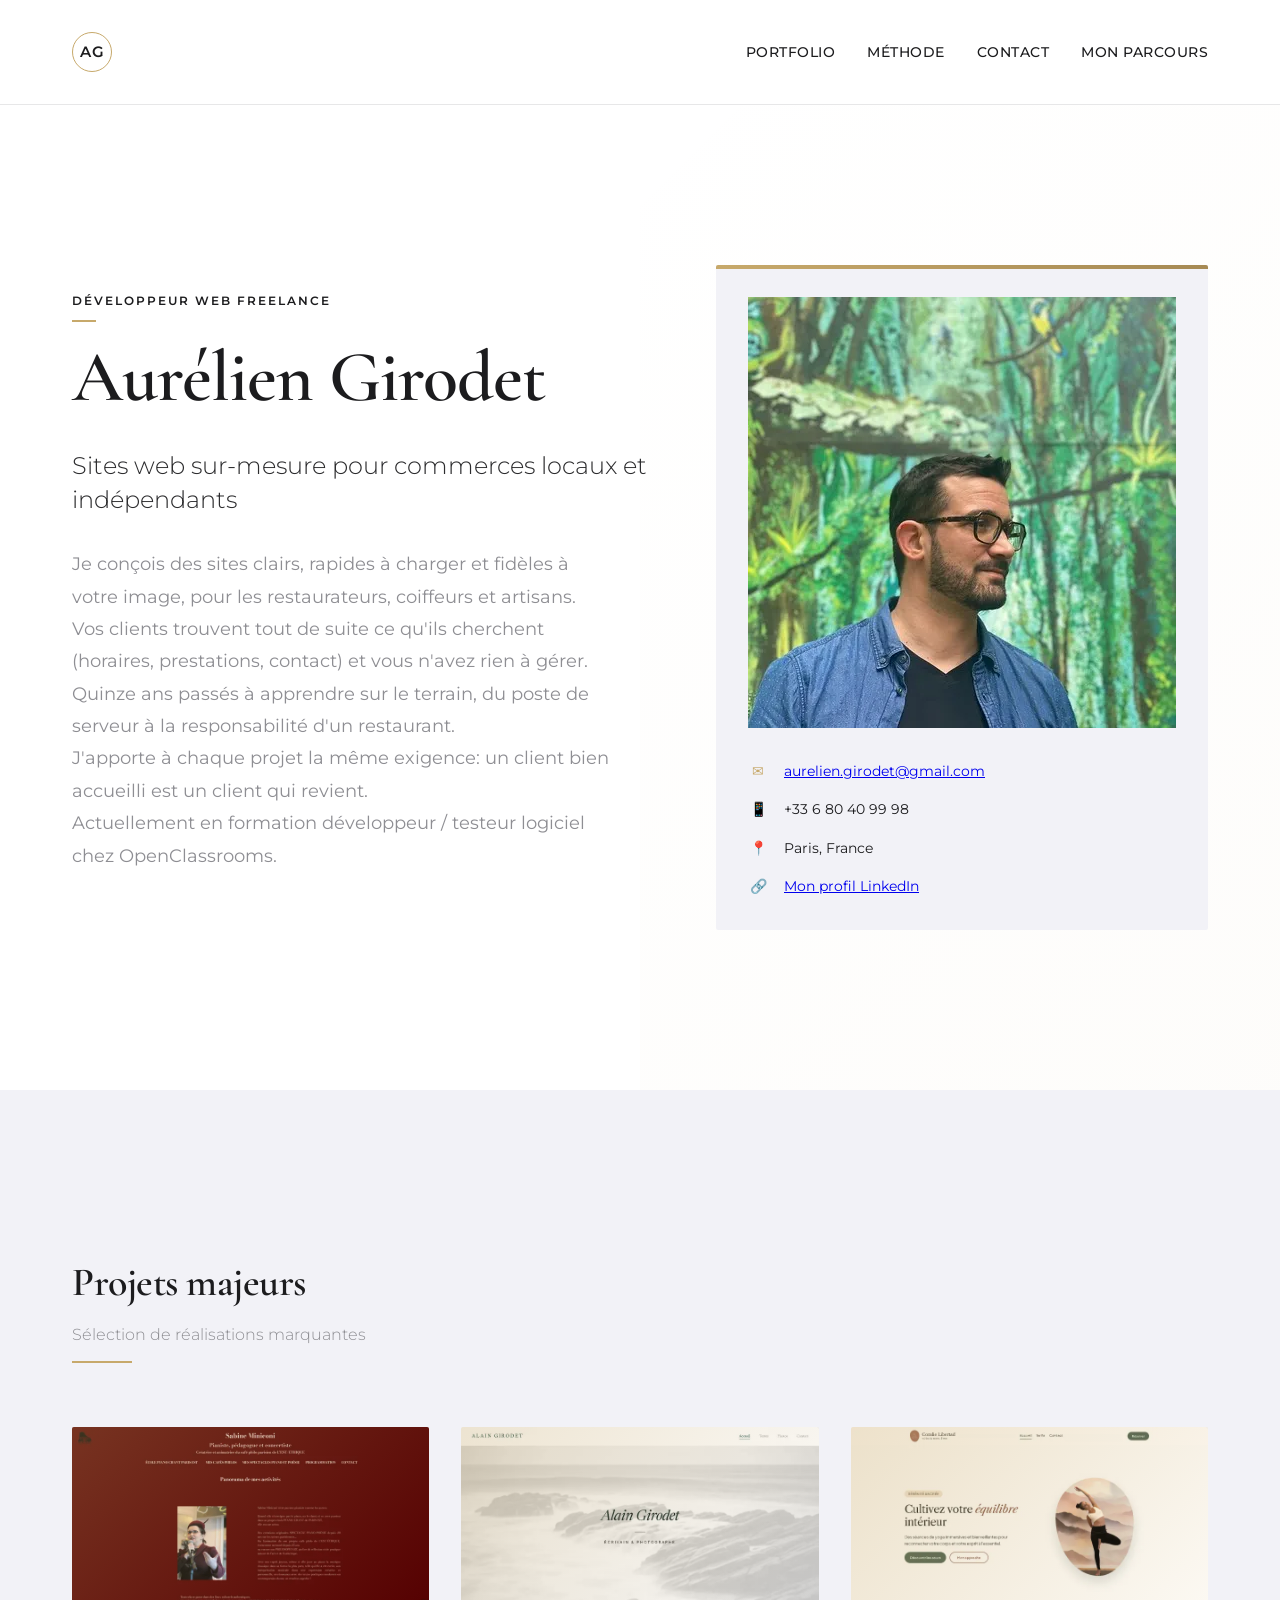
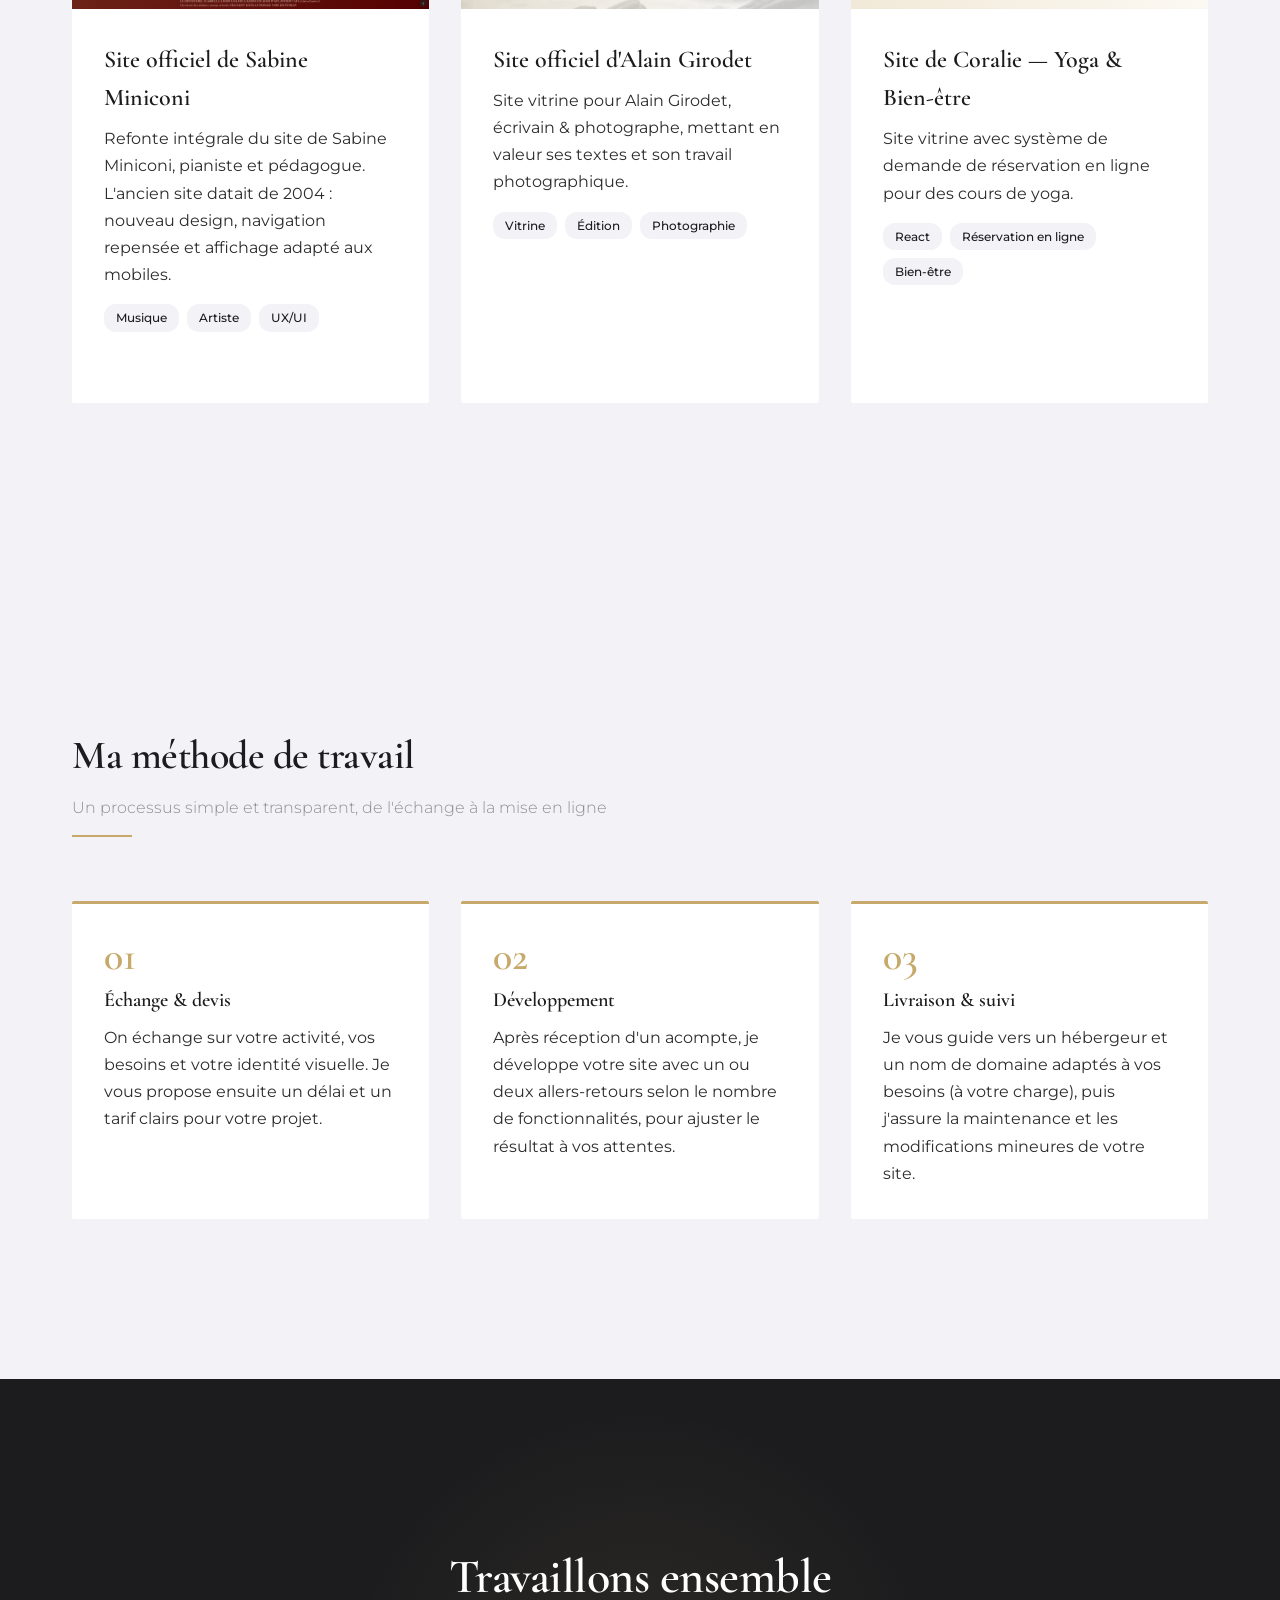
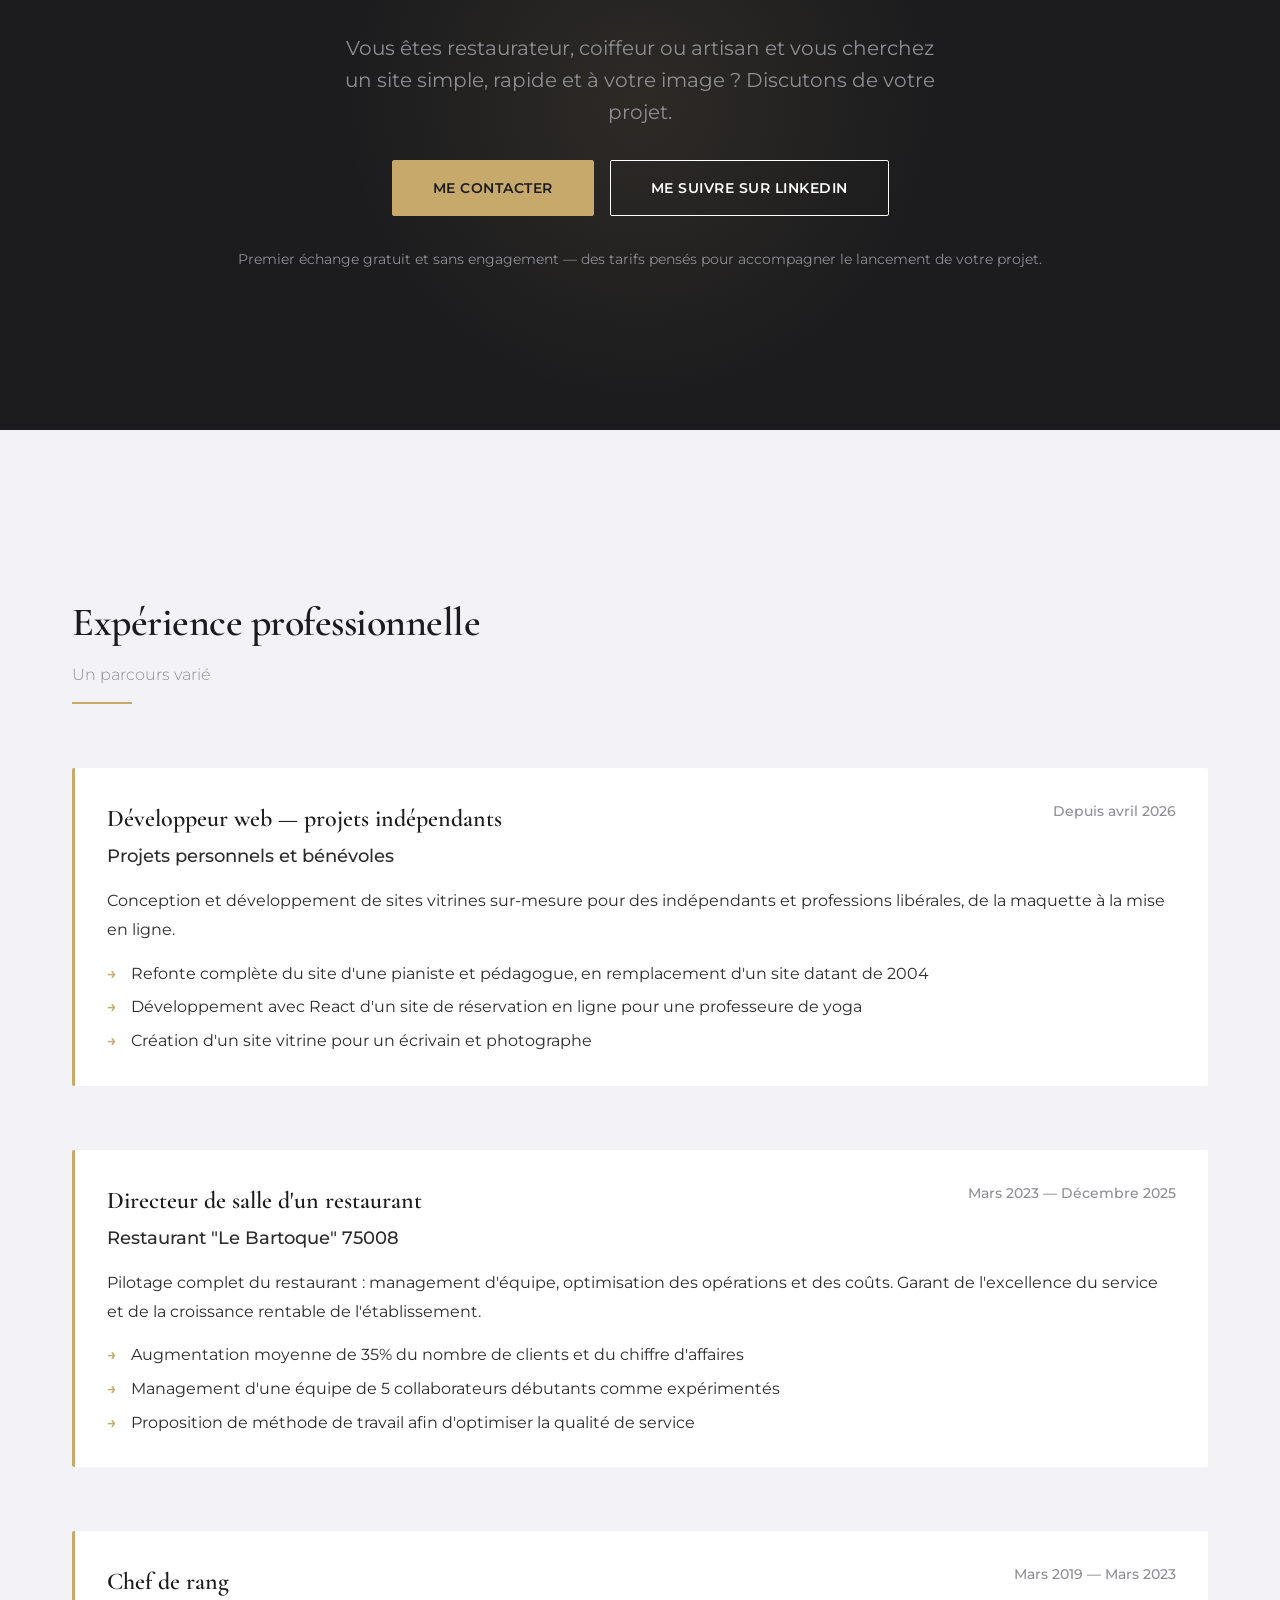
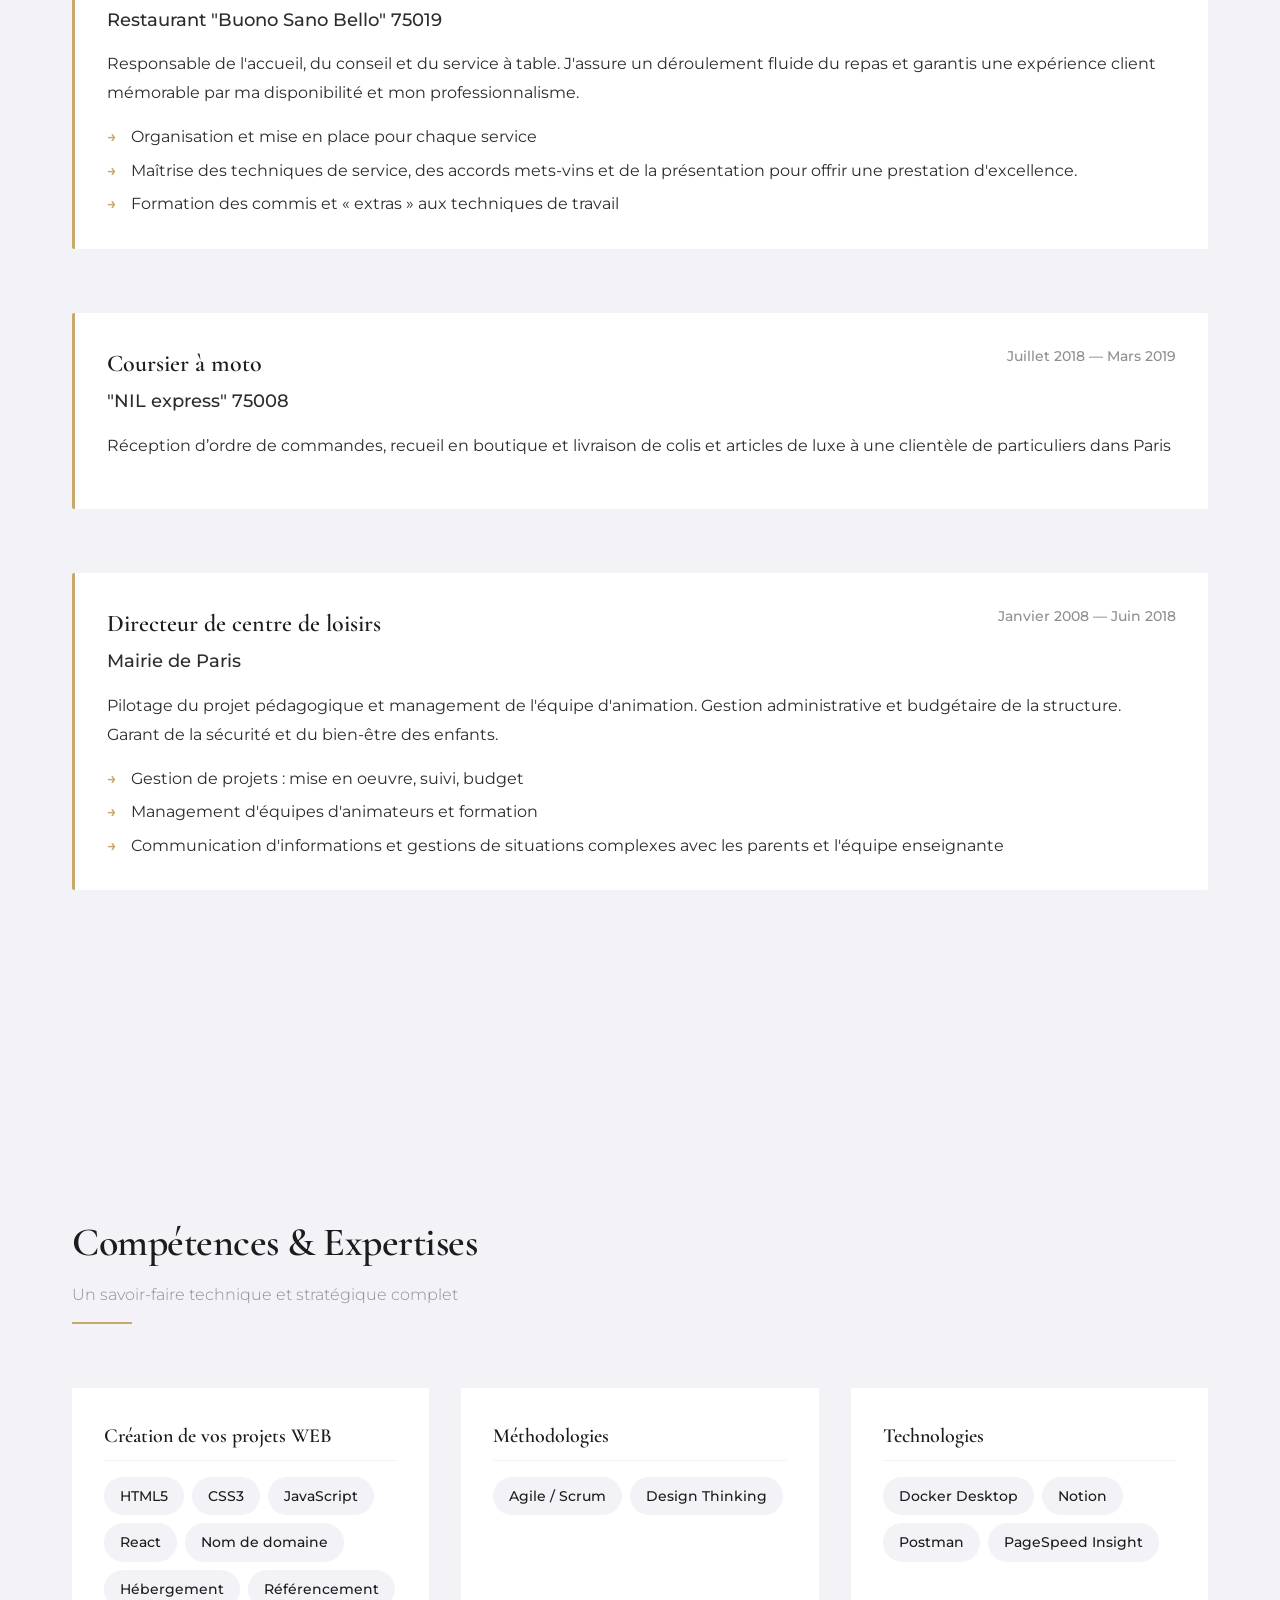
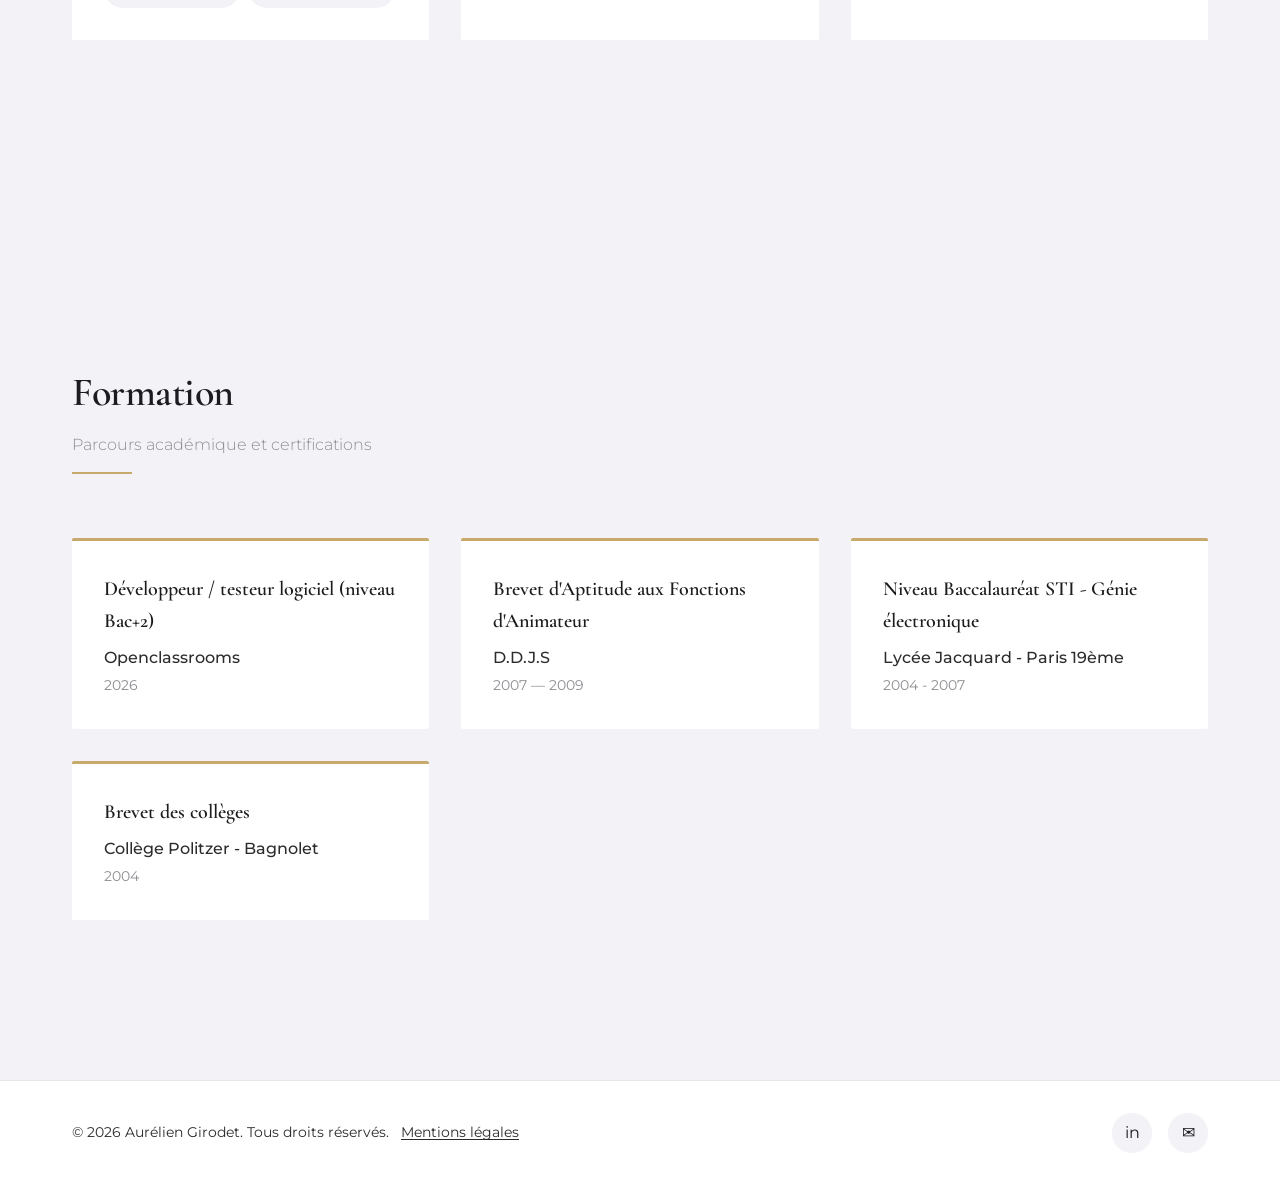
<file: index.html>
<!DOCTYPE html>
<html lang="fr">
<head>
    <meta charset="UTF-8">
    <meta name="viewport" content="width=device-width, initial-scale=1.0">
    <title>Aurélien Girodet — Développeur web freelance à Paris</title>
    <meta name="description" content="Aurélien Girodet, développeur web freelance à Paris : sites sur-mesure pour restaurateurs, coiffeurs et artisans. Simples, rapides, à votre image.">
    <link rel="canonical" href="https://aurelsan1989.github.io/portfolio/">

    <meta property="og:type" content="website">
    <meta property="og:title" content="Aurélien Girodet — Développeur web freelance à Paris">
    <meta property="og:description" content="Sites web sur-mesure pour restaurateurs, coiffeurs et artisans à Paris. Simples, rapides, à votre image.">
    <meta property="og:url" content="https://aurelsan1989.github.io/portfolio/">
    <meta property="og:image" content="https://aurelsan1989.github.io/portfolio/img/aurelien-resize_428.jpg">

    <meta name="twitter:card" content="summary_large_image">
    <meta name="twitter:title" content="Aurélien Girodet — Développeur web freelance à Paris">
    <meta name="twitter:description" content="Sites web sur-mesure pour restaurateurs, coiffeurs et artisans à Paris. Simples, rapides, à votre image.">
    <meta name="twitter:image" content="https://aurelsan1989.github.io/portfolio/img/aurelien-resize_428.jpg">

    <link rel="icon" type="image/svg+xml" href="img/favicon.svg">
    <link rel="stylesheet" href="style/main.css">
    <link rel="preconnect" href="https://fonts.googleapis.com">
    <link rel="preconnect" href="https://fonts.gstatic.com" crossorigin>
    <link rel="preload" as="style" href="https://fonts.googleapis.com/css2?family=Cormorant+Garamond:wght@400;600&family=Montserrat:ital,wght@0,100..900;1,100..900&display=swap">
    <link href="https://fonts.googleapis.com/css2?family=Cormorant+Garamond:wght@400;600&family=Montserrat:ital,wght@0,100..900;1,100..900&display=swap" rel="stylesheet" media="print" onload="this.media='all'">
    <noscript><link href="https://fonts.googleapis.com/css2?family=Cormorant+Garamond:wght@400;600&family=Montserrat:ital,wght@0,100..900;1,100..900&display=swap" rel="stylesheet"></noscript>

    <script type="application/ld+json">
    {
        "@context": "https://schema.org",
        "@type": "Person",
        "name": "Aurélien Girodet",
        "jobTitle": "Développeur web freelance",
        "url": "https://aurelsan1989.github.io/portfolio/",
        "image": "https://aurelsan1989.github.io/portfolio/img/aurelien-resize_428.jpg",
        "email": "mailto:aurelien.girodet@gmail.com",
        "address": {
            "@type": "PostalAddress",
            "addressLocality": "Paris",
            "addressCountry": "FR"
        },
        "sameAs": [
            "https://www.linkedin.com/in/aurélien-girodet/"
        ],
        "knowsAbout": ["Développement web", "HTML", "CSS", "JavaScript", "React"]
    }
    </script>
</head>
<body>
    <header>
        <div class="header-content">
            <a href="#" class="header-logo" aria-label="Retour en haut de page">AG</a>
            <button type="button" class="nav-toggle" aria-expanded="false" aria-controls="primary-nav" aria-label="Ouvrir le menu">
                <span class="nav-toggle-bar"></span>
                <span class="nav-toggle-bar"></span>
                <span class="nav-toggle-bar"></span>
            </button>
            <nav id="primary-nav">
                <ul>
                    <li><a href="#portfolio">Portfolio</a></li>
                    <li><a href="#methode">Méthode</a></li>
                    <li><a href="#contact">Contact</a></li>
                    <li><a href="#experience">Mon parcours</a></li>
                </ul>
            </nav>
        </div>
    </header>

    <main>
    <!--Hero Section-->
    <section class="hero">
        <div class="container">
            <div class="hero-grid">
                <div class="hero-content">
                    <div class="hero-label">Développeur web freelance</div>
                    <h1 class="hero-title">Aurélien Girodet</h1>
                    <p class="hero-subtitle">Sites web sur-mesure pour commerces locaux et indépendants</p>
                    <p class="hero-description">
                        Je conçois des sites clairs, rapides à charger et fidèles à votre image, pour les restaurateurs, coiffeurs et artisans. <br>
                        Vos clients trouvent tout de suite ce qu'ils cherchent (horaires, prestations, contact) et vous n'avez rien à gérer. <br>
                        Quinze ans passés à apprendre sur le terrain, du poste de serveur à la responsabilité d'un restaurant. <br> 
                        J'apporte à chaque projet la même exigence: un client bien accueilli est un client qui revient. <br>
                        Actuellement en formation développeur / testeur logiciel chez OpenClassrooms.
                    </p>
                </div>
                <div class="hero-image">
                    <div class="profile-card">
                        <div class="profile-photo">
                            <img src="img/aurelien-resize_428.webp" alt="Aurélien Girodet" width="428" height="431">
                        </div>
                        <div class="contact-info">
                            <div class="contact-item">
                                <span class="contact-icon" aria-hidden="true">✉</span>
                                <a href="mailto:aurelien.girodet@gmail.com">aurelien.girodet@gmail.com</a>
                            </div>
                            <div class="contact-item">
                                <span class="contact-icon" aria-hidden="true">📱</span>
                                <span>+33 6 80 40 99 98</span>
                            </div>
                            <div class="contact-item">
                                <span class="contact-icon" aria-hidden="true">📍</span>
                                <span>Paris, France</span>
                            </div>
                            <div class="contact-item">
                                <span class="contact-icon" aria-hidden="true">🔗</span>
                                <a href="https://www.linkedin.com/in/aurélien-girodet/" target="_blank" rel="noopener noreferrer">Mon profil LinkedIn</a>
                            </div>
                        </div>
                    </div>
                </div>
            </div>
        </div>
    </section>

    <!-- Portfolio Section -->
    <section id="portfolio">
        <div class="container">
            <div class="section-header reveal">
                <h2 class="section-title">Projets majeurs</h2>
                <p class="section-subtitle">Sélection de réalisations marquantes</p>
            </div>
            <div class="portfolio-grid">
                <a href="https://sabine-miniconi.fr/" target="_blank" rel="noopener noreferrer" class="portfolio-item reveal">
                    <div class="portfolio-image">
                        <img src="img/portfolio-sabine.webp" srcset="img/portfolio-sabine-800.webp 800w, img/portfolio-sabine.webp 1600w" sizes="(max-width: 968px) 90vw, 700px" alt="Capture d'écran de mon projet pour Sabine" width="1600" height="813" loading="lazy">
                    </div>
                    <div class="portfolio-content">
                        <h3 class="portfolio-title">Site officiel de Sabine Miniconi</h3>
                        <p class="portfolio-description">
                            Refonte intégrale du site de Sabine Miniconi, pianiste et pédagogue. L'ancien site datait de 2004 : nouveau design, navigation repensée et affichage adapté aux mobiles.
                        </p>
                        <div class="portfolio-tags">
                            <span class="portfolio-tag">Musique</span>
                            <span class="portfolio-tag">Artiste</span>
                            <span class="portfolio-tag">UX/UI</span>
                        </div>
                        <span class="portfolio-link-hint">Voir le site <span class="portfolio-link-arrow" aria-hidden="true">↗</span></span>
                    </div>
                </a>

                <a href="https://aurelsan1989.github.io/Alain/" target="_blank" rel="noopener noreferrer" class="portfolio-item reveal">
                    <div class="portfolio-image">
                        <img src="img/portfolio-alain.webp" srcset="img/portfolio-alain-800.webp 800w, img/portfolio-alain.webp 1600w" sizes="(max-width: 968px) 90vw, 700px" alt="Capture d'écran du site d'Alain Girodet" width="1600" height="813" loading="lazy">
                    </div>
                    <div class="portfolio-content">
                        <h3 class="portfolio-title">Site officiel d'Alain Girodet</h3>
                        <p class="portfolio-description">
                            Site vitrine pour Alain Girodet, écrivain & photographe, mettant en valeur ses textes et son travail photographique.
                        </p>
                        <div class="portfolio-tags">
                            <span class="portfolio-tag">Vitrine</span>
                            <span class="portfolio-tag">Édition</span>
                            <span class="portfolio-tag">Photographie</span>
                        </div>
                        <span class="portfolio-link-hint">Voir le site <span class="portfolio-link-arrow" aria-hidden="true">↗</span></span>
                    </div>
                </a>

                <a href="https://coco-react-phi.vercel.app" target="_blank" rel="noopener noreferrer" class="portfolio-item reveal">
                    <div class="portfolio-image">
                        <img src="img/portfolio-coralie.webp" srcset="img/portfolio-coralie-800.webp 800w, img/portfolio-coralie.webp 1600w" sizes="(max-width: 968px) 90vw, 700px" alt="Capture d'écran du site de Coralie" width="1600" height="813" loading="lazy">
                    </div>
                    <div class="portfolio-content">
                        <h3 class="portfolio-title">Site de Coralie — Yoga & Bien-être</h3>
                        <p class="portfolio-description">
                            Site vitrine avec système de demande de réservation en ligne pour des cours de yoga.
                        </p>
                        <div class="portfolio-tags">
                            <span class="portfolio-tag">React</span>
                            <span class="portfolio-tag">Réservation en ligne</span>
                            <span class="portfolio-tag">Bien-être</span>
                        </div>
                        <span class="portfolio-link-hint">Voir le site <span class="portfolio-link-arrow" aria-hidden="true">↗</span></span>
                    </div>
                </a>
            </div>
        </div>
    </section>

    <!-- Method Section -->
    <section id="methode">
        <div class="container">
            <div class="section-header reveal">
                <h2 class="section-title">Ma méthode de travail</h2>
                <p class="section-subtitle">Un processus simple et transparent, de l'échange à la mise en ligne</p>
            </div>
            <div class="method-grid">
                <div class="method-card reveal">
                    <div class="method-number">01</div>
                    <h3 class="method-title">Échange & devis</h3>
                    <p class="method-description">
                        On échange sur votre activité, vos besoins et votre identité visuelle. Je vous propose ensuite un délai et un tarif clairs pour votre projet.
                    </p>
                </div>
                <div class="method-card reveal">
                    <div class="method-number">02</div>
                    <h3 class="method-title">Développement</h3>
                    <p class="method-description">
                        Après réception d'un acompte, je développe votre site avec un ou deux allers-retours selon le nombre de fonctionnalités, pour ajuster le résultat à vos attentes.
                    </p>
                </div>
                <div class="method-card reveal">
                    <div class="method-number">03</div>
                    <h3 class="method-title">Livraison & suivi</h3>
                    <p class="method-description">
                        Je vous guide vers un hébergeur et un nom de domaine adaptés à vos besoins (à votre charge), puis j'assure la maintenance et les modifications mineures de votre site.
                    </p>
                </div>
            </div>
        </div>
    </section>

    <!-- CTA Section -->
    <section class="cta-section" id="contact">
        <div class="container">
            <div class="cta-content reveal">
                <h2 class="cta-title">Travaillons ensemble</h2>
                <p class="cta-description">
                    Vous êtes restaurateur, coiffeur ou artisan et vous cherchez un site simple, rapide et à votre image ? Discutons de votre projet.
                </p>
                <div class="cta-buttons">
                    <a href="mailto:aurelien.girodet@gmail.com" class="btn btn-primary">Me contacter</a>
                    <a href="https://www.linkedin.com/in/aurélien-girodet/" target="_blank" rel="noopener noreferrer" class="btn btn-secondary">Me suivre sur LinkedIn</a>
                </div>
                <p class="cta-note">Premier échange gratuit et sans engagement — des tarifs pensés pour accompagner le lancement de votre projet.</p>
            </div>
        </div>
    </section>

    <!--Experience section-->
    <section id="experience">
        <div class="container">
            <div class="section-header reveal">
                <h2 class="section-title">Expérience professionnelle</h2>
                <p class="section-subtitle">Un parcours varié</p>
            </div>
            <div class="experience-list">
                <div class="experience-item reveal">
                    <div class="experience-header">
                        <div>
                            <h3 class="experience-title">Développeur web — projets indépendants</h3>
                            <div class="experience-company">Projets personnels et bénévoles</div>
                        </div>
                        <div class="experience-period">Depuis avril 2026</div>
                    </div>
                    <p class="experience-description">
                        Conception et développement de sites vitrines sur-mesure pour des indépendants et professions libérales, de la maquette à la mise en ligne.
                    </p>
                    <ul class="experience-highlights">
                        <li>Refonte complète du site d'une pianiste et pédagogue, en remplacement d'un site datant de 2004</li>
                        <li>Développement avec React d'un site de réservation en ligne pour une professeure de yoga</li>
                        <li>Création d'un site vitrine pour un écrivain et photographe</li>
                    </ul>
                </div>

                <div class="experience-item reveal">
                    <div class="experience-header">
                        <div>
                            <h3 class="experience-title">Directeur de salle d'un restaurant</h3>
                            <div class="experience-company">Restaurant "Le Bartoque" 75008</div>
                        </div>
                        <div class="experience-period">Mars 2023 — Décembre 2025</div>
                    </div>
                    <p class="experience-description">
                        Pilotage complet du restaurant : management d'équipe, optimisation des opérations et des coûts. Garant de l'excellence du service et de la croissance rentable de l'établissement.
                    </p>
                    <ul class="experience-highlights">
                        <li>Augmentation moyenne de 35% du nombre de clients et du chiffre d'affaires</li>
                        <li>Management d'une équipe de 5 collaborateurs débutants comme expérimentés</li>
                        <li>Proposition de méthode de travail afin d'optimiser la qualité de service</li>
                    </ul>
                </div>
                
                <div class="experience-item reveal">
                    <div class="experience-header">
                        <div>
                            <h3 class="experience-title">Chef de rang</h3>
                            <div class="experience-company">Restaurant "Buono Sano Bello" 75019</div>
                        </div>
                        <div class="experience-period">Mars 2019 — Mars 2023</div>
                    </div>
                    <p class="experience-description">
                        Responsable de l'accueil, du conseil et du service à table. J'assure un déroulement fluide du repas et garantis une expérience client mémorable par ma disponibilité et mon professionnalisme.
                    </p>
                    <ul class="experience-highlights">
                        <li>Organisation et mise en place pour chaque service</li>
                        <li>Maîtrise des techniques de service, des accords mets-vins et de la présentation pour offrir une prestation d'excellence.</li>
                        <li>Formation des commis et « extras » aux techniques de travail</li>
                    </ul>
                </div>
                
                <div class="experience-item reveal">
                    <div class="experience-header">
                        <div>
                            <h3 class="experience-title">Coursier à moto</h3>
                            <div class="experience-company">"NIL express" 75008</div>
                        </div>
                        <div class="experience-period">Juillet 2018 — Mars 2019</div>
                    </div>
                    <p class="experience-description">
                        Réception d’ordre de commandes, recueil en boutique et livraison de colis et articles de luxe à une clientèle de particuliers dans Paris
                    </p>
                </div>
                <div class="experience-item reveal">
                    <div class="experience-header">
                        <div>
                            <h3 class="experience-title">Directeur de centre de loisirs</h3>
                            <div class="experience-company">Mairie de Paris</div>
                        </div>
                        <div class="experience-period">Janvier 2008 — Juin 2018</div>
                    </div>
                    <p class="experience-description">
                        Pilotage du projet pédagogique et management de l'équipe d'animation. Gestion administrative et budgétaire de la structure. Garant de la sécurité et du bien-être des enfants.
                    </p>
                    <ul class="experience-highlights">
                        <li>Gestion de projets : mise en oeuvre, suivi, budget</li>
                        <li>Management d'équipes d'animateurs et formation</li>
                        <li>Communication d'informations et gestions de situations complexes avec les parents et l'équipe enseignante</li>
                    </ul>
                </div>
            </div>
        </div> 
    </section>

        <!-- Skills Section -->
    <section id="competences">
        <div class="container">
            <div class="section-header reveal">
                <h2 class="section-title">Compétences & Expertises</h2>
                <p class="section-subtitle">Un savoir-faire technique et stratégique complet</p>
            </div>
            <div class="skills-grid">                              
                <div class="skill-category reveal">
                    <h3>Création de vos projets WEB</h3>
                    <div class="skill-tags">
                        <span class="skill-tag">HTML5</span>
                        <span class="skill-tag">CSS3</span>
                        <span class="skill-tag">JavaScript</span>
                        <span class="skill-tag">React</span>
                        <span class="skill-tag">Nom de domaine</span>
                        <span class="skill-tag">Hébergement</span>
                        <span class="skill-tag">Référencement</span>
                    </div>
                </div>
                
                <div class="skill-category reveal">
                    <h3>Méthodologies</h3>
                    <div class="skill-tags">
                        <span class="skill-tag">Agile / Scrum</span>
                        <span class="skill-tag">Design Thinking</span>
                    </div>
                </div>
                
                <div class="skill-category reveal">
                    <h3>Technologies</h3>
                    <div class="skill-tags">
                        <span class="skill-tag">Docker Desktop</span>
                        <span class="skill-tag">Notion</span>
                        <span class="skill-tag">Postman</span>
                        <span class="skill-tag">PageSpeed Insight</span>
                    </div>
                </div>
            </div>
        </div>
    </section>

    <!-- Education Section -->
    <section id="formation">
        <div class="container">
            <div class="section-header reveal">
                <h2 class="section-title">Formation</h2>
                <p class="section-subtitle">Parcours académique et certifications</p>
            </div>
            <div class="education-list">
                <div class="education-item reveal">
                    <h3 class="education-degree">Développeur / testeur logiciel (niveau Bac+2)</h3>
                    <div class="education-school">Openclassrooms</div>
                    <div class="education-year">2026</div>
                </div>
                
                <div class="education-item reveal">
                    <h3 class="education-degree">Brevet d'Aptitude aux Fonctions d'Animateur</h3>
                    <div class="education-school">D.D.J.S</div>
                    <div class="education-year">2007 — 2009</div>
                </div>
                
                <div class="education-item reveal">
                    <h3 class="education-degree">Niveau Baccalauréat STI - Génie électronique</h3>
                    <div class="education-school">Lycée Jacquard - Paris 19ème</div>
                    <div class="education-year">2004 - 2007</div>
                </div>
                                
                <div class="education-item reveal">
                    <h3 class="education-degree">Brevet des collèges</h3>
                    <div class="education-school">Collège Politzer - Bagnolet</div>
                    <div class="education-year">2004</div>
                </div>
            </div>
        </div>
    </section>

    </main>

    <!-- Footer -->
    <footer>
        <div class="footer-content">
            <div class="footer-text">© 2026 Aurélien Girodet. Tous droits réservés. <a href="#mentions-legales" id="mentions-legales-trigger" class="footer-link">Mentions légales</a></div>
            <div class="social-links">
                <a href="https://www.linkedin.com/in/aurélien-girodet/" target="_blank" rel="noopener noreferrer" class="social-link" aria-label="LinkedIn">in</a>
                <a href="mailto:aurelien.girodet@gmail.com" class="social-link" aria-label="Email">✉</a>
            </div>
        </div>
    </footer>

    <!--
        À COMPLÉTER avant toute diffusion du lien "Mentions légales" à des prospects :
        statut juridique, adresse et numéro SIRET (une fois le statut auto-entrepreneur créé).
    -->
    <div class="modal-overlay" id="mentions-legales" hidden>
        <div class="modal" role="dialog" aria-modal="true" aria-labelledby="mentions-legales-title">
            <button type="button" class="modal-close" aria-label="Fermer">&times;</button>
            <div class="modal-content">
                <h2 id="mentions-legales-title">Mentions légales</h2>

                <h3>Éditeur du site</h3>
                <p>
                    Aurélien Girodet<br>
                    <span class="placeholder">[À COMPLÉTER — STATUT JURIDIQUE]</span><br>
                    Adresse : <span class="placeholder">[À COMPLÉTER — ADRESSE]</span><br>
                    Numéro SIRET : <span class="placeholder">[À COMPLÉTER — SIRET]</span><br>
                    Adresse e-mail : <a href="mailto:aurelien.girodet@gmail.com">aurelien.girodet@gmail.com</a><br>
                    Téléphone : +33 6 80 40 99 98
                </p>

                <h3>Directeur de la publication</h3>
                <p>Aurélien Girodet</p>

                <h3>Hébergement</h3>
                <p>
                    Le site est hébergé par GitHub, Inc.<br>
                    88 Colin P. Kelly Jr. Street, San Francisco, CA 94107, États-Unis<br>
                    <a href="https://github.com" target="_blank" rel="noopener noreferrer">https://github.com</a>
                </p>

                <h3>Propriété intellectuelle</h3>
                <p>L'ensemble des contenus présents sur ce site (textes, images, captures d'écran, code) est la propriété d'Aurélien Girodet, sauf mention contraire. Les captures d'écran des projets réalisés sont publiées à titre d'illustration du travail effectué. Toute reproduction ou représentation, totale ou partielle, sans autorisation écrite préalable est interdite.</p>

                <h3>Données personnelles</h3>
                <p>Ce site ne collecte aucune donnée personnelle : il ne comporte ni formulaire de saisie, ni cookie de mesure d'audience, ni outil de suivi. Les prises de contact s'effectuent directement par e-mail ou par téléphone, en dehors du site.</p>

                <h3>Liens externes</h3>
                <p>Ce site contient des liens vers des sites tiers (projets réalisés, réseaux sociaux). Aurélien Girodet n'exerce aucun contrôle sur leur contenu et décline toute responsabilité à leur égard.</p>
            </div>
        </div>
    </div>

    <script src="script.js" defer></script>
</body>
</html>
</file>
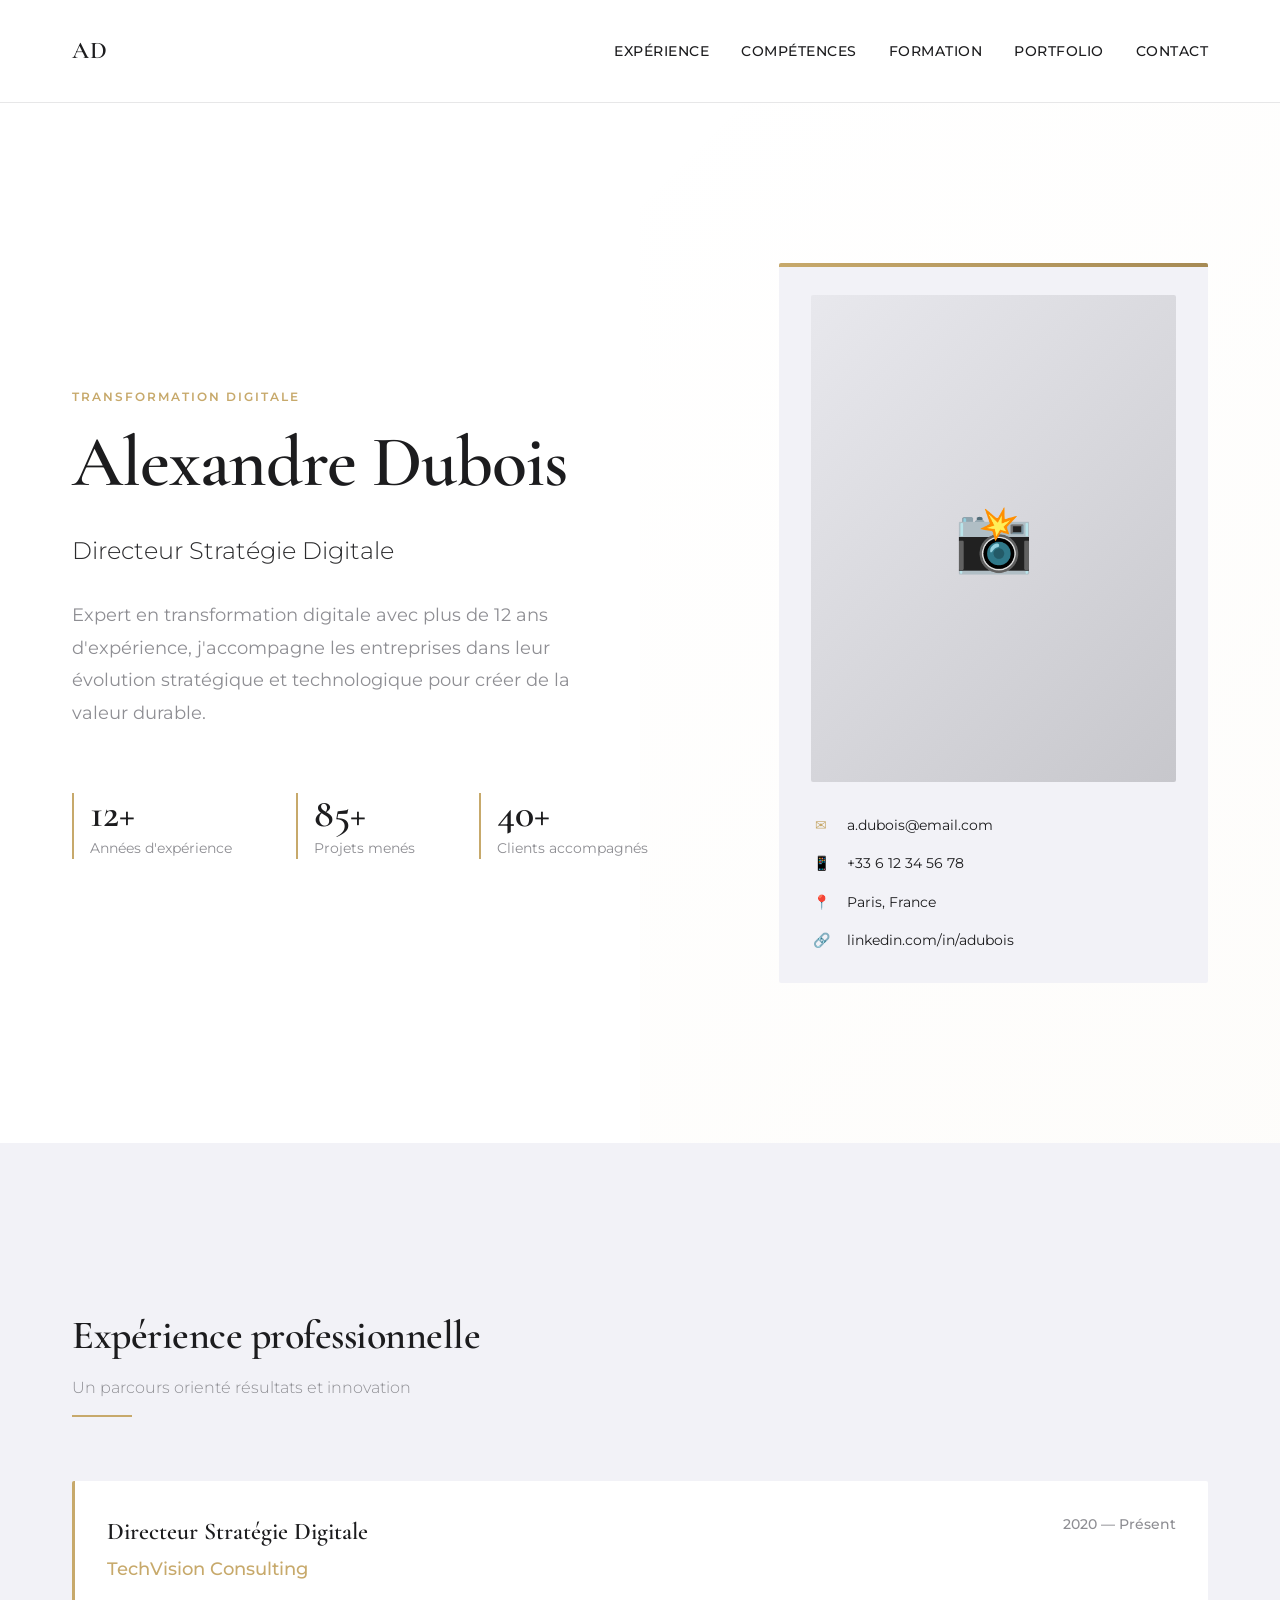
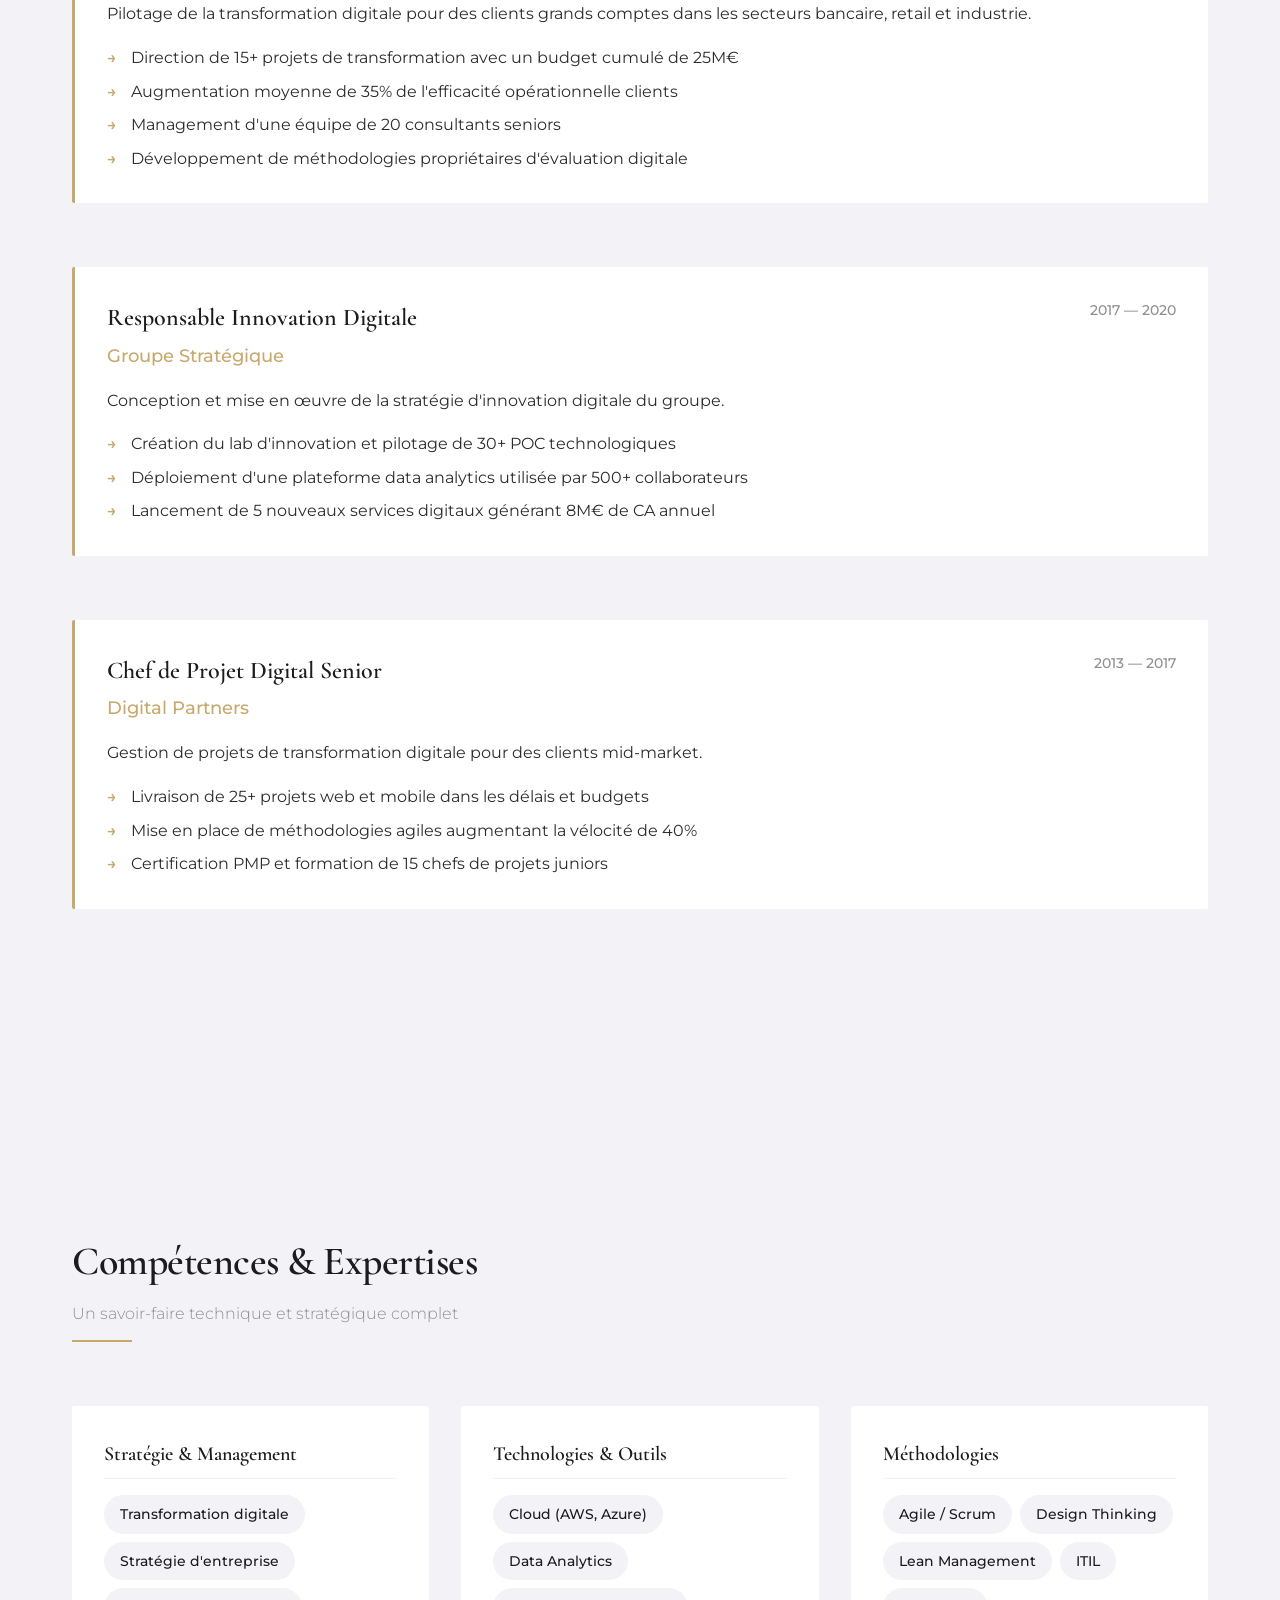
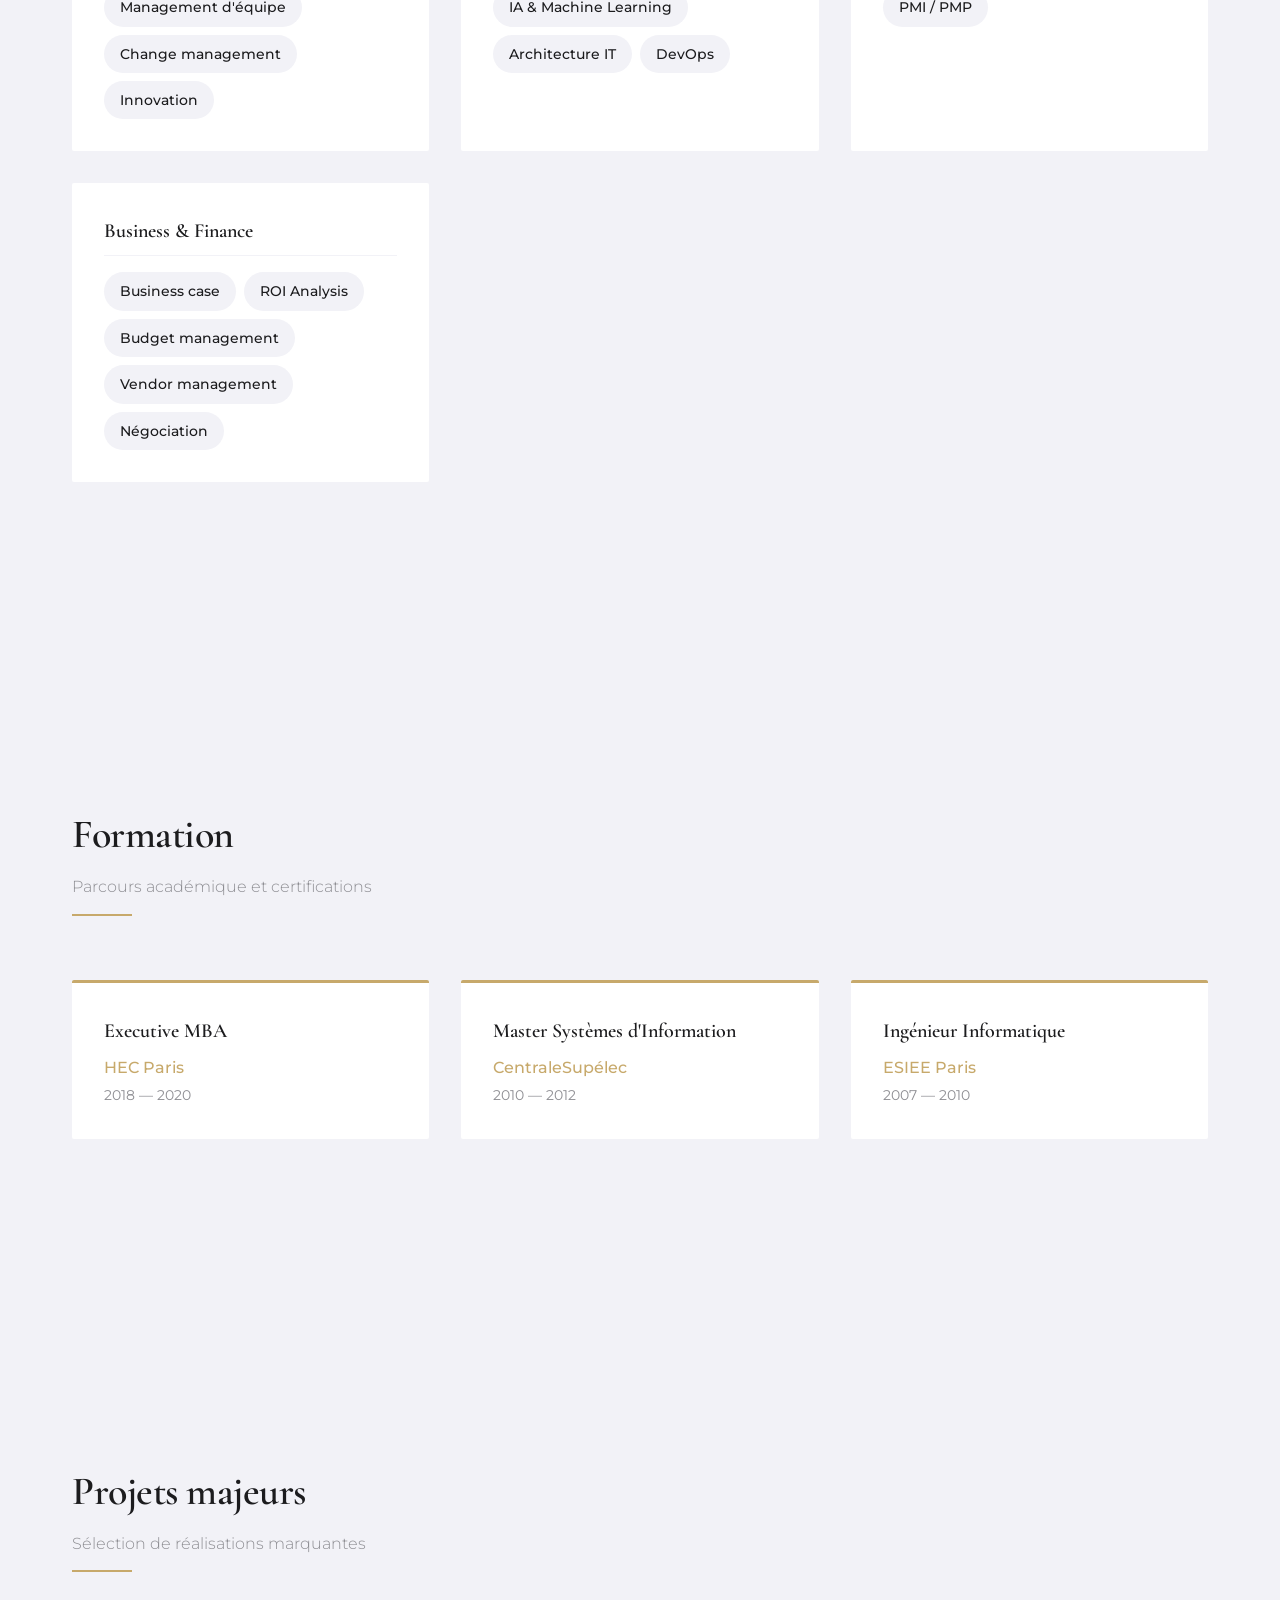
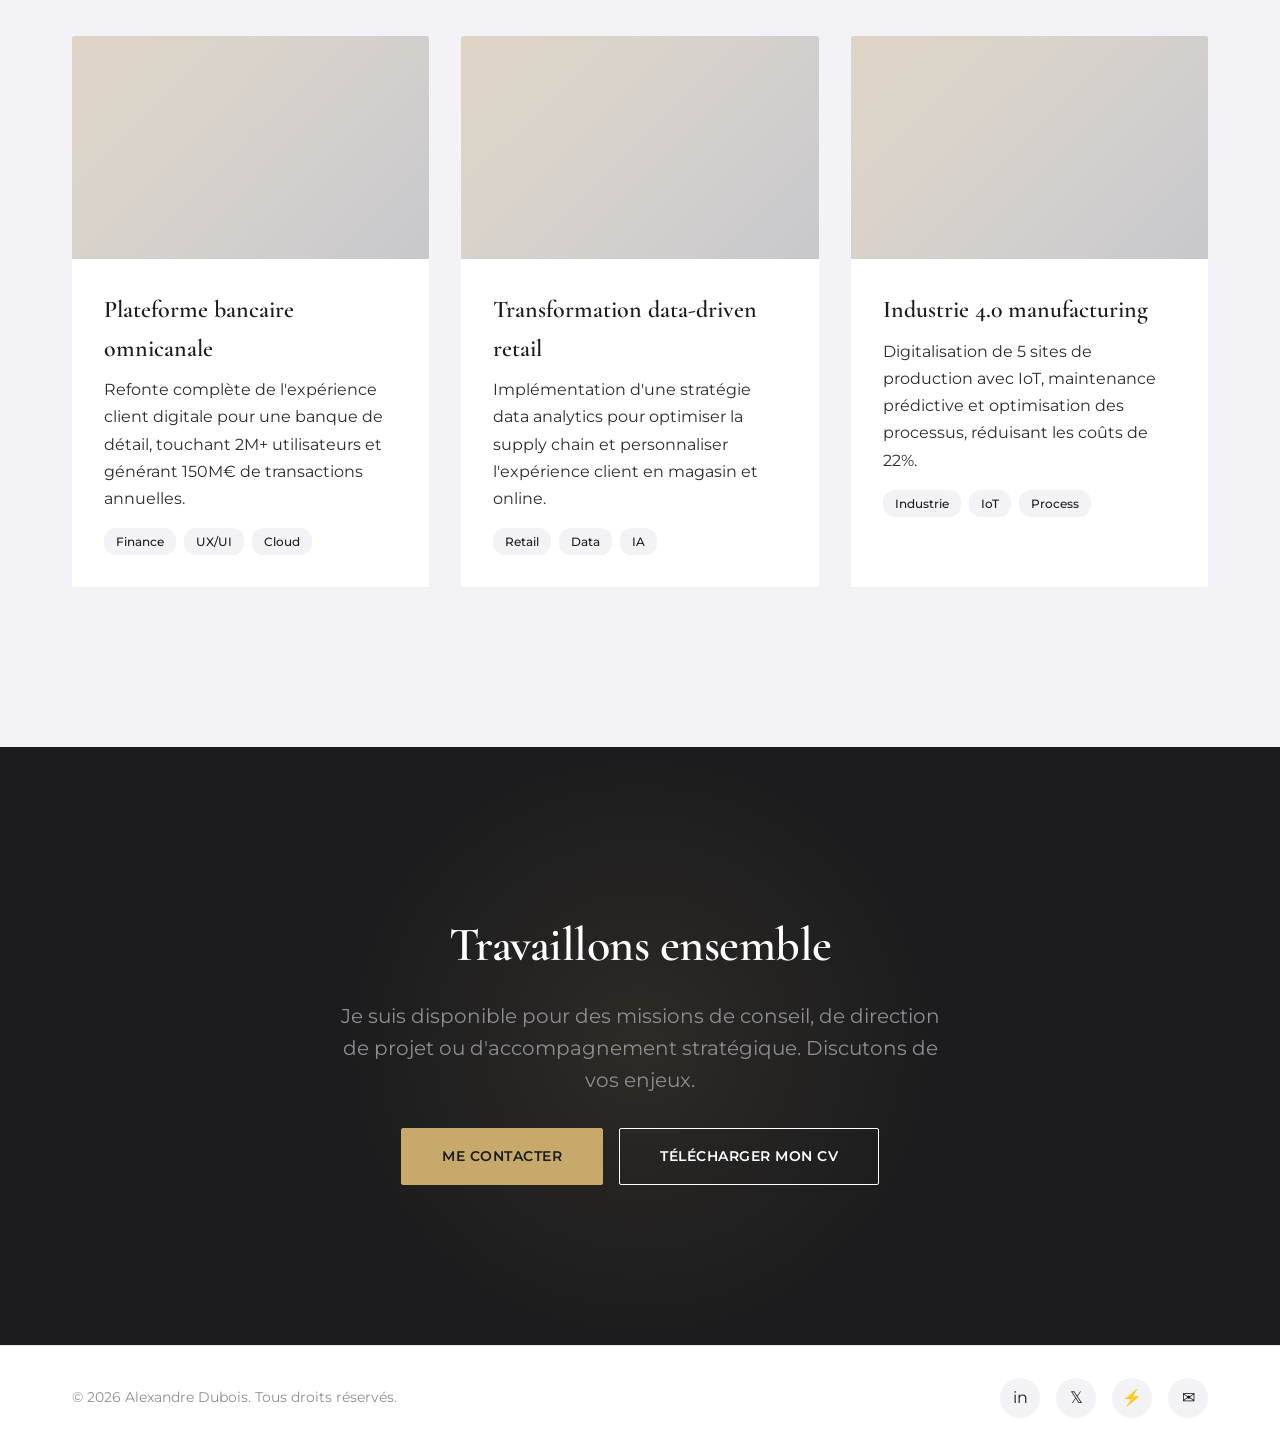
<file: portfolio-modèle/index.html>
<!DOCTYPE html>
<html lang="fr">
<head>
    <meta charset="UTF-8">
    <meta name="viewport" content="width=device-width, initial-scale=1.0">
    <title>Alexandre Dubois — Directeur Stratégie Digitale</title>
    <link rel="preconnect" href="https://fonts.googleapis.com">
    <link rel="preconnect" href="https://fonts.gstatic.com" crossorigin>
    <link href="https://fonts.googleapis.com/css2?family=Cormorant+Garamond:wght@300;400;500;600;700&family=Montserrat:wght@300;400;500;600&display=swap" rel="stylesheet">
    <link rel="stylesheet" href="style.css">
</head>
<body>
    <!-- Header -->
    <header>
        <div class="header-content">
            <div class="logo">AD</div>
            <nav>
                <ul>
                    <li><a href="#experience">Expérience</a></li>
                    <li><a href="#competences">Compétences</a></li>
                    <li><a href="#formation">Formation</a></li>
                    <li><a href="#portfolio">Portfolio</a></li>
                    <li><a href="#contact">Contact</a></li>
                </ul>
            </nav>
        </div>
    </header>

    <!-- Hero Section -->
    <section class="hero">
        <div class="container">
            <div class="hero-grid">
                <div class="hero-content">
                    <div class="hero-label">Transformation digitale</div>
                    <h1 class="hero-title">Alexandre Dubois</h1>
                    <p class="hero-subtitle">Directeur Stratégie Digitale</p>
                    <p class="hero-description">
                        Expert en transformation digitale avec plus de 12 ans d'expérience, 
                        j'accompagne les entreprises dans leur évolution stratégique et 
                        technologique pour créer de la valeur durable.
                    </p>
                    <div class="hero-stats">
                        <div class="stat-item">
                            <div class="stat-number">12+</div>
                            <div class="stat-label">Années d'expérience</div>
                        </div>
                        <div class="stat-item">
                            <div class="stat-number">85+</div>
                            <div class="stat-label">Projets menés</div>
                        </div>
                        <div class="stat-item">
                            <div class="stat-number">40+</div>
                            <div class="stat-label">Clients accompagnés</div>
                        </div>
                    </div>
                </div>
                <div class="hero-image">
                    <div class="profile-card">
                        <div class="profile-photo">
                            <span>📸</span>
                        </div>
                        <div class="contact-info">
                            <div class="contact-item">
                                <span class="contact-icon">✉</span>
                                <span>a.dubois@email.com</span>
                            </div>
                            <div class="contact-item">
                                <span class="contact-icon">📱</span>
                                <span>+33 6 12 34 56 78</span>
                            </div>
                            <div class="contact-item">
                                <span class="contact-icon">📍</span>
                                <span>Paris, France</span>
                            </div>
                            <div class="contact-item">
                                <span class="contact-icon">🔗</span>
                                <span>linkedin.com/in/adubois</span>
                            </div>
                        </div>
                    </div>
                </div>
            </div>
        </div>
    </section>

    <!-- Experience Section -->
    <section id="experience">
        <div class="container">
            <div class="section-header">
                <h2 class="section-title">Expérience professionnelle</h2>
                <p class="section-subtitle">Un parcours orienté résultats et innovation</p>
            </div>
            <div class="experience-list">
                <div class="experience-item">
                    <div class="experience-header">
                        <div>
                            <h3 class="experience-title">Directeur Stratégie Digitale</h3>
                            <div class="experience-company">TechVision Consulting</div>
                        </div>
                        <div class="experience-period">2020 — Présent</div>
                    </div>
                    <p class="experience-description">
                        Pilotage de la transformation digitale pour des clients grands comptes 
                        dans les secteurs bancaire, retail et industrie.
                    </p>
                    <ul class="experience-highlights">
                        <li>Direction de 15+ projets de transformation avec un budget cumulé de 25M€</li>
                        <li>Augmentation moyenne de 35% de l'efficacité opérationnelle clients</li>
                        <li>Management d'une équipe de 20 consultants seniors</li>
                        <li>Développement de méthodologies propriétaires d'évaluation digitale</li>
                    </ul>
                </div>
                
                <div class="experience-item">
                    <div class="experience-header">
                        <div>
                            <h3 class="experience-title">Responsable Innovation Digitale</h3>
                            <div class="experience-company">Groupe Stratégique</div>
                        </div>
                        <div class="experience-period">2017 — 2020</div>
                    </div>
                    <p class="experience-description">
                        Conception et mise en œuvre de la stratégie d'innovation digitale du groupe.
                    </p>
                    <ul class="experience-highlights">
                        <li>Création du lab d'innovation et pilotage de 30+ POC technologiques</li>
                        <li>Déploiement d'une plateforme data analytics utilisée par 500+ collaborateurs</li>
                        <li>Lancement de 5 nouveaux services digitaux générant 8M€ de CA annuel</li>
                    </ul>
                </div>
                
                <div class="experience-item">
                    <div class="experience-header">
                        <div>
                            <h3 class="experience-title">Chef de Projet Digital Senior</h3>
                            <div class="experience-company">Digital Partners</div>
                        </div>
                        <div class="experience-period">2013 — 2017</div>
                    </div>
                    <p class="experience-description">
                        Gestion de projets de transformation digitale pour des clients mid-market.
                    </p>
                    <ul class="experience-highlights">
                        <li>Livraison de 25+ projets web et mobile dans les délais et budgets</li>
                        <li>Mise en place de méthodologies agiles augmentant la vélocité de 40%</li>
                        <li>Certification PMP et formation de 15 chefs de projets juniors</li>
                    </ul>
                </div>
            </div>
        </div>
    </section>

    <!-- Skills Section -->
    <section id="competences">
        <div class="container">
            <div class="section-header">
                <h2 class="section-title">Compétences & Expertises</h2>
                <p class="section-subtitle">Un savoir-faire technique et stratégique complet</p>
            </div>
            <div class="skills-grid">
                <div class="skill-category">
                    <h3>Stratégie & Management</h3>
                    <div class="skill-tags">
                        <span class="skill-tag">Transformation digitale</span>
                        <span class="skill-tag">Stratégie d'entreprise</span>
                        <span class="skill-tag">Management d'équipe</span>
                        <span class="skill-tag">Change management</span>
                        <span class="skill-tag">Innovation</span>
                    </div>
                </div>
                
                <div class="skill-category">
                    <h3>Technologies & Outils</h3>
                    <div class="skill-tags">
                        <span class="skill-tag">Cloud (AWS, Azure)</span>
                        <span class="skill-tag">Data Analytics</span>
                        <span class="skill-tag">IA & Machine Learning</span>
                        <span class="skill-tag">Architecture IT</span>
                        <span class="skill-tag">DevOps</span>
                    </div>
                </div>
                
                <div class="skill-category">
                    <h3>Méthodologies</h3>
                    <div class="skill-tags">
                        <span class="skill-tag">Agile / Scrum</span>
                        <span class="skill-tag">Design Thinking</span>
                        <span class="skill-tag">Lean Management</span>
                        <span class="skill-tag">ITIL</span>
                        <span class="skill-tag">PMI / PMP</span>
                    </div>
                </div>
                
                <div class="skill-category">
                    <h3>Business & Finance</h3>
                    <div class="skill-tags">
                        <span class="skill-tag">Business case</span>
                        <span class="skill-tag">ROI Analysis</span>
                        <span class="skill-tag">Budget management</span>
                        <span class="skill-tag">Vendor management</span>
                        <span class="skill-tag">Négociation</span>
                    </div>
                </div>
            </div>
        </div>
    </section>

    <!-- Education Section -->
    <section id="formation">
        <div class="container">
            <div class="section-header">
                <h2 class="section-title">Formation</h2>
                <p class="section-subtitle">Parcours académique et certifications</p>
            </div>
            <div class="education-list">
                <div class="education-item">
                    <h3 class="education-degree">Executive MBA</h3>
                    <div class="education-school">HEC Paris</div>
                    <div class="education-year">2018 — 2020</div>
                </div>
                
                <div class="education-item">
                    <h3 class="education-degree">Master Systèmes d'Information</h3>
                    <div class="education-school">CentraleSupélec</div>
                    <div class="education-year">2010 — 2012</div>
                </div>
                
                <div class="education-item">
                    <h3 class="education-degree">Ingénieur Informatique</h3>
                    <div class="education-school">ESIEE Paris</div>
                    <div class="education-year">2007 — 2010</div>
                </div>
            </div>
        </div>
    </section>

    <!-- Portfolio Section -->
    <section id="portfolio">
        <div class="container">
            <div class="section-header">
                <h2 class="section-title">Projets majeurs</h2>
                <p class="section-subtitle">Sélection de réalisations marquantes</p>
            </div>
            <div class="portfolio-grid">
                <div class="portfolio-item">
                    <div class="portfolio-image"></div>
                    <div class="portfolio-content">
                        <h3 class="portfolio-title">Plateforme bancaire omnicanale</h3>
                        <p class="portfolio-description">
                            Refonte complète de l'expérience client digitale pour une banque de détail, 
                            touchant 2M+ utilisateurs et générant 150M€ de transactions annuelles.
                        </p>
                        <div class="portfolio-tags">
                            <span class="portfolio-tag">Finance</span>
                            <span class="portfolio-tag">UX/UI</span>
                            <span class="portfolio-tag">Cloud</span>
                        </div>
                    </div>
                </div>
                
                <div class="portfolio-item">
                    <div class="portfolio-image"></div>
                    <div class="portfolio-content">
                        <h3 class="portfolio-title">Transformation data-driven retail</h3>
                        <p class="portfolio-description">
                            Implémentation d'une stratégie data analytics pour optimiser la supply chain 
                            et personnaliser l'expérience client en magasin et online.
                        </p>
                        <div class="portfolio-tags">
                            <span class="portfolio-tag">Retail</span>
                            <span class="portfolio-tag">Data</span>
                            <span class="portfolio-tag">IA</span>
                        </div>
                    </div>
                </div>
                
                <div class="portfolio-item">
                    <div class="portfolio-image"></div>
                    <div class="portfolio-content">
                        <h3 class="portfolio-title">Industrie 4.0 manufacturing</h3>
                        <p class="portfolio-description">
                            Digitalisation de 5 sites de production avec IoT, maintenance prédictive 
                            et optimisation des processus, réduisant les coûts de 22%.
                        </p>
                        <div class="portfolio-tags">
                            <span class="portfolio-tag">Industrie</span>
                            <span class="portfolio-tag">IoT</span>
                            <span class="portfolio-tag">Process</span>
                        </div>
                    </div>
                </div>
            </div>
        </div>
    </section>

    <!-- CTA Section -->
    <section class="cta-section" id="contact">
        <div class="container">
            <div class="cta-content">
                <h2 class="cta-title">Travaillons ensemble</h2>
                <p class="cta-description">
                    Je suis disponible pour des missions de conseil, de direction de projet 
                    ou d'accompagnement stratégique. Discutons de vos enjeux.
                </p>
                <div class="cta-buttons">
                    <a href="mailto:a.dubois@email.com" class="btn btn-primary">Me contacter</a>
                    <a href="#" class="btn btn-secondary">Télécharger mon CV</a>
                </div>
            </div>
        </div>
    </section>

    <!-- Footer -->
    <footer>
        <div class="footer-content">
            <div class="footer-text">© 2026 Alexandre Dubois. Tous droits réservés.</div>
            <div class="social-links">
                <a href="#" class="social-link" aria-label="LinkedIn">in</a>
                <a href="#" class="social-link" aria-label="Twitter">𝕏</a>
                <a href="#" class="social-link" aria-label="GitHub">⚡</a>
                <a href="#" class="social-link" aria-label="Email">✉</a>
            </div>
        </div>
    </footer>
</body>
</html>
</file>
<file: style/main.css>
:root {
    --color-charcoal: #1C1C1E;
    --color-slate: #2C2C2E;
    --color-silver: #8E8E93;
    --color-pearl: #F2F2F7;
    --color-white: #FFFFFF;
    --color-accent: #C7A96B;
    --color-accent-dark: #A68A54;
    
    --font-serif: 'Cormorant Garamond', serif;
    --font-sans: 'Montserrat', sans-serif;
    
    --spacing-xs: 0.5rem;
    --spacing-sm: 1rem;
    --spacing-md: 2rem;
    --spacing-lg: 4rem;
    --spacing-xl: 6rem;

    --header-height: 105px; /* hauteur réelle du header ; ajuster si son contenu ou son padding change */
}

* {
    margin: 0;
    padding: 0;
    box-sizing: border-box;
}

html, body {
    overflow-x: hidden;
}

html {
    scroll-behavior: smooth;
}

@media (prefers-reduced-motion: reduce) {
    html {
        scroll-behavior: auto;
    }

    *,
    *::before,
    *::after {
        animation-duration: 0.01ms !important;
        animation-iteration-count: 1 !important;
        transition-duration: 0.01ms !important;
        scroll-behavior: auto !important;
    }
}

body {
    font-family: var(--font-sans);
    color: var(--color-charcoal);
    background: var(--color-pearl);
    line-height: 1.6;
    font-weight: 400;
    padding-top: var(--header-height);
}

.container {
    max-width: 1200px;
    margin: 0 auto;
    padding: var(--spacing-lg) var(--spacing-md);
}

/* Header Section */
header {
    background: var(--color-white);
    border-bottom: 1px solid rgba(28, 28, 30, 0.1);
    position: fixed;
    top: 0;
    left: 0;
    right: 0;
    width: 100%;
    z-index: 100;
    animation: slideDown 0.6s cubic-bezier(0.16, 1, 0.3, 1);
    transition: box-shadow 0.3s ease;
}

header.scrolled {
    box-shadow: 0 4px 20px rgba(28, 28, 30, 0.08);
}

section[id] {
    scroll-margin-top: var(--header-height);
}

@keyframes slideDown {
    from {
        opacity: 0;
        transform: translateY(-20px);
    }
    to {
        opacity: 1;
        transform: translateY(0);
    }
}

.header-content {
    max-width: 1200px;
    margin: 0 auto;
    padding: var(--spacing-md);
    display: flex;
    justify-content: space-between;
    align-items: center;
}

.header-logo {
    text-decoration: none;
    flex-shrink: 0;
    width: 40px;
    height: 40px;
    display: flex;
    align-items: center;
    justify-content: center;
    border: 1.5px solid var(--color-accent);
    border-radius: 50%;
    font-family: var(--font-sans);
    font-size: 0.95rem;
    font-weight: 600;
    letter-spacing: 0.5px;
    color: var(--color-charcoal);
    transition: background 0.3s ease, color 0.3s ease;
}

.header-logo:hover {
    background: var(--color-accent);
    color: var(--color-white);
}

.nav-toggle {
    display: none;
    flex-direction: column;
    justify-content: center;
    align-items: center;
    gap: 5px;
    width: 32px;
    height: 32px;
    background: none;
    border: none;
    padding: 0;
    cursor: pointer;
}

.nav-toggle-bar {
    display: block;
    width: 100%;
    height: 2px;
    background: var(--color-charcoal);
    transition: transform 0.3s ease, opacity 0.3s ease;
}

header.nav-open .nav-toggle-bar:nth-child(1) {
    transform: translateY(7px) rotate(45deg);
}

header.nav-open .nav-toggle-bar:nth-child(2) {
    opacity: 0;
}

header.nav-open .nav-toggle-bar:nth-child(3) {
    transform: translateY(-7px) rotate(-45deg);
}

nav ul {
    display: flex;
    gap: var(--spacing-md);
    list-style: none;
}

nav a {
    color: var(--color-charcoal);
    text-decoration: none;
    font-size: 0.875rem;
    font-weight: 500;
    letter-spacing: 0.5px;
    text-transform: uppercase;
    transition: color 0.3s ease;
    position: relative;
}

nav a::after {
    content: '';
    position: absolute;
    bottom: -4px;
    left: 0;
    width: 0;
    height: 1px;
    background: var(--color-accent);
    transition: width 0.3s ease;
}

nav a:hover {
    color: var(--color-accent);
}

nav a:hover::after {
    width: 100%;
}

/* Hero Section */
.hero {
    background: var(--color-white);
    padding: var(--spacing-xl) 0;
    position: relative;
    overflow: hidden;
}

.hero::before {
    content: '';
    position: absolute;
    top: 0;
    right: 0;
    width: 50%;
    height: 100%;
    background: linear-gradient(135deg, transparent 0%, rgba(199, 169, 107, 0.03) 100%);
    pointer-events: none;
}

.hero-grid {
    display: grid;
    grid-template-columns: 1.2fr 0.8fr;
    gap: var(--spacing-lg);
    align-items: center;
    position: relative;
}

.hero-content {
    animation: fadeInUp 0.8s cubic-bezier(0.16, 1, 0.3, 1) 0.2s both;
}

@keyframes fadeInUp {
    from {
        opacity: 0;
        transform: translateY(30px);
    }
    to {
        opacity: 1;
        transform: translateY(0);
    }
}

@media (prefers-reduced-motion: no-preference) {
    .reveal {
        opacity: 0;
        transform: translateY(24px);
        transition: opacity 0.6s ease, transform 0.6s cubic-bezier(0.16, 1, 0.3, 1);
    }

    .reveal.visible {
        opacity: 1;
        transform: translateY(0);
    }

    /* Apparition en cascade pour les cartes d'une même grille */
    .portfolio-item:nth-child(2),
    .skill-category:nth-child(2),
    .method-card:nth-child(2),
    .education-item:nth-child(2) {
        transition-delay: 0.1s;
    }

    .portfolio-item:nth-child(3),
    .skill-category:nth-child(3),
    .method-card:nth-child(3),
    .education-item:nth-child(3) {
        transition-delay: 0.2s;
    }

    .education-item:nth-child(4) {
        transition-delay: 0.3s;
    }

    .hero-label::after {
        transform-origin: left;
        animation: drawUnderline 0.8s cubic-bezier(0.16, 1, 0.3, 1) 0.6s both;
    }

    @keyframes drawUnderline {
        from {
            transform: scaleX(0);
        }
        to {
            transform: scaleX(1);
        }
    }
}

.hero-label {
    position: relative;
    font-size: 0.75rem;
    font-weight: 600;
    letter-spacing: 2px;
    text-transform: uppercase;
    color: var(--color-charcoal);
    margin-bottom: var(--spacing-sm);
    padding-bottom: 0.75rem;
}

.hero-label::after {
    content: '';
    position: absolute;
    bottom: 0;
    left: 0;
    width: 24px;
    height: 2px;
    background: var(--color-accent);
}

.hero-title {
    font-family: var(--font-serif);
    font-size: 4.5rem;
    font-weight: 600;
    line-height: 1.1;
    color: var(--color-charcoal);
    margin-bottom: var(--spacing-md);
    letter-spacing: -1px;
}

.hero-subtitle {
    font-size: 1.5rem;
    color: var(--color-slate);
    margin-bottom: var(--spacing-md);
    font-weight: 300;
    line-height: 1.4;
}

.hero-description {
    font-size: 1.125rem;
    color: var(--color-silver);
    line-height: 1.8;
    margin-bottom: var(--spacing-md);
    max-width: 540px;
}

.hero-stats {
    display: flex;
    gap: var(--spacing-lg);
    margin-top: var(--spacing-lg);
}

.stat-item {
    border-left: 2px solid var(--color-accent);
    padding-left: var(--spacing-sm);
}

.stat-number {
    font-family: var(--font-serif);
    font-size: 2.5rem;
    font-weight: 600;
    color: var(--color-charcoal);
    line-height: 1;
    margin-bottom: 0.25rem;
}

.stat-label {
    font-size: 0.875rem;
    color: var(--color-silver);
    font-weight: 400;
}

.hero-image {
    position: relative;
    animation: fadeInUp 0.8s cubic-bezier(0.16, 1, 0.3, 1) 0.4s both;
}

.profile-card {
    background: var(--color-pearl);
    padding: var(--spacing-md);
    border-radius: 2px;
    position: relative;
    overflow: hidden;
}

.profile-card::before {
    content: '';
    position: absolute;
    top: 0;
    left: 0;
    width: 100%;
    height: 4px;
    background: linear-gradient(90deg, var(--color-accent) 0%, var(--color-accent-dark) 100%);
}

.profile-photo {
    width: 100%;
    border-radius: 2px;
    margin-bottom: var(--spacing-md);
    display: flex;
    align-items: center;
    justify-content: center;
    font-size: 4rem;
    color: var(--color-silver);
}

.contact-info {
    display: flex;
    flex-direction: column;
    gap: var(--spacing-sm);
}

.contact-item {
    display: flex;
    align-items: center;
    gap: var(--spacing-sm);
    font-size: 0.875rem;
    color: var(--color-charcoal);
}

.contact-icon {
    width: 20px;
    height: 20px;
    display: flex;
    align-items: center;
    justify-content: center;
    color: var(--color-accent);
}

/* Section Styling */
section {
    padding: var(--spacing-xl) 0;
}

.section-header {
    margin-bottom: var(--spacing-lg);
    position: relative;
    padding-bottom: var(--spacing-sm);
}

.section-header::after {
    content: '';
    position: absolute;
    bottom: 0;
    left: 0;
    width: 60px;
    height: 2px;
    background: var(--color-accent);
}

.section-title {
    font-family: var(--font-serif);
    font-size: 2.5rem;
    font-weight: 600;
    color: var(--color-charcoal);
    margin-bottom: var(--spacing-xs);
    letter-spacing: -0.5px;
}

.section-subtitle {
    font-size: 1rem;
    color: var(--color-silver);
    font-weight: 300;
}

/* Experience Section */
.experience-list {
    display: flex;
    flex-direction: column;
    gap: var(--spacing-lg);
}

.experience-item {
    background: var(--color-white);
    padding: var(--spacing-md);
    border-radius: 2px;
    border-left: 3px solid var(--color-accent);
    transition: all 0.3s cubic-bezier(0.16, 1, 0.3, 1);
    position: relative;
}

@media (hover: hover) {
    .experience-item:hover {
        transform: translateX(8px);
        box-shadow: 0 10px 40px rgba(28, 28, 30, 0.08);
    }
}

.experience-header {
    display: flex;
    justify-content: space-between;
    align-items: start;
    margin-bottom: var(--spacing-sm);
    flex-wrap: wrap;
    gap: var(--spacing-sm);
}

.experience-title {
    font-family: var(--font-serif);
    font-size: 1.5rem;
    font-weight: 600;
    color: var(--color-charcoal);
    margin-bottom: 0.25rem;
}

.experience-company {
    font-size: 1.125rem;
    color: var(--color-slate);
    font-weight: 500;
}

.experience-period {
    font-size: 0.875rem;
    color: var(--color-silver);
    font-weight: 500;
    white-space: nowrap;
}

.experience-description {
    color: var(--color-slate);
    line-height: 1.8;
    margin-bottom: var(--spacing-sm);
}

.experience-highlights {
    list-style: none;
    display: flex;
    flex-direction: column;
    gap: 0.5rem;
}

.experience-highlights li {
    color: var(--color-slate);
    padding-left: 1.5rem;
    position: relative;
    line-height: 1.6;
}

.experience-highlights li::before {
    content: '→';
    position: absolute;
    left: 0;
    color: var(--color-accent);
    font-weight: 600;
}

/* Skills Section */
.skills-grid {
    display: grid;
    grid-template-columns: repeat(auto-fit, minmax(280px, 1fr));
    gap: var(--spacing-md);
}

.skill-category {
    background: var(--color-white);
    padding: var(--spacing-md);
    border-radius: 2px;
    transition: all 0.3s cubic-bezier(0.16, 1, 0.3, 1);
}

@media (hover: hover) {
    .skill-category:hover {
        transform: translateY(-4px);
        box-shadow: 0 10px 40px rgba(28, 28, 30, 0.08);
    }
}

.skill-category h3 {
    font-family: var(--font-serif);
    font-size: 1.25rem;
    font-weight: 600;
    color: var(--color-charcoal);
    margin-bottom: var(--spacing-sm);
    padding-bottom: var(--spacing-xs);
    border-bottom: 1px solid var(--color-pearl);
}

.skill-tags {
    display: flex;
    flex-wrap: wrap;
    gap: 0.5rem;
}

.skill-tag {
    padding: 0.5rem 1rem;
    background: var(--color-pearl);
    color: var(--color-charcoal);
    font-size: 0.875rem;
    font-weight: 500;
    border-radius: 20px;
    transition: all 0.3s ease;
}

.skill-tag:hover {
    background: var(--color-accent);
    color: var(--color-white);
}

/* Education Section */
.education-list {
    display: grid;
    grid-template-columns: repeat(auto-fit, minmax(320px, 1fr));
    gap: var(--spacing-md);
}

.education-item {
    background: var(--color-white);
    padding: var(--spacing-md);
    border-radius: 2px;
    border-top: 3px solid var(--color-accent);
    transition: all 0.3s cubic-bezier(0.16, 1, 0.3, 1);
}

@media (hover: hover) {
    .education-item:hover {
        transform: translateY(-4px);
        box-shadow: 0 10px 40px rgba(28, 28, 30, 0.08);
    }
}

/* Method Section */
.method-grid {
    display: grid;
    grid-template-columns: repeat(auto-fit, minmax(260px, 1fr));
    gap: var(--spacing-md);
}

.method-card {
    background: var(--color-white);
    padding: var(--spacing-md);
    border-radius: 2px;
    border-top: 3px solid var(--color-accent);
    transition: all 0.3s cubic-bezier(0.16, 1, 0.3, 1);
}

@media (hover: hover) {
    .method-card:hover {
        transform: translateY(-4px);
        box-shadow: 0 10px 40px rgba(28, 28, 30, 0.08);
    }
}

.method-number {
    font-family: var(--font-serif);
    font-size: 2.5rem;
    font-weight: 600;
    color: var(--color-accent);
    margin-bottom: var(--spacing-xs);
    line-height: 1;
}

.method-title {
    font-family: var(--font-serif);
    font-size: 1.25rem;
    font-weight: 600;
    color: var(--color-charcoal);
    margin-bottom: var(--spacing-xs);
}

.method-description {
    color: var(--color-slate);
    line-height: 1.7;
}

.education-degree {
    font-family: var(--font-serif);
    font-size: 1.25rem;
    font-weight: 600;
    color: var(--color-charcoal);
    margin-bottom: 0.5rem;
}

.education-school {
    font-size: 1rem;
    color: var(--color-slate);
    font-weight: 500;
    margin-bottom: 0.25rem;
}

.education-year {
    font-size: 0.875rem;
    color: var(--color-silver);
}

/* Portfolio Section */
.portfolio-grid {
    display: grid;
    grid-template-columns: repeat(auto-fit, minmax(350px, 1fr));
    gap: var(--spacing-md);
}

.portfolio-item {
    background: var(--color-white);
    border-radius: 2px;
    overflow: hidden;
    transition: all 0.3s cubic-bezier(0.16, 1, 0.3, 1);
    position: relative;
    display: block;
    text-decoration: none;
    color: inherit;
}

@media (hover: hover) {
    .portfolio-item:hover {
        transform: translateY(-8px);
        box-shadow: 0 20px 60px rgba(28, 28, 30, 0.12);
    }
}

.portfolio-image {
    width: 100%;
    background: linear-gradient(135deg, #E8E8ED 0%, #C7C7CC 100%);
    position: relative;
    overflow: hidden;
}

.portfolio-image img {
    width: 100%;
    height: auto;
    object-fit: contain;
    display: block;
    transition: transform 0.4s ease;
}

@media (hover: hover) {
    .portfolio-item:hover .portfolio-image img {
        transform: scale(1.05);
    }
}

.portfolio-image::after {
    content: '';
    position: absolute;
    inset: 0;
    background: linear-gradient(135deg, rgba(199, 169, 107, 0.3) 0%, transparent 100%);
}

.portfolio-content {
    padding: var(--spacing-md);
}

.portfolio-title {
    font-family: var(--font-serif);
    font-size: 1.5rem;
    font-weight: 600;
    color: var(--color-charcoal);
    margin-bottom: 0.5rem;
}

.portfolio-description {
    color: var(--color-slate);
    line-height: 1.7;
    margin-bottom: var(--spacing-sm);
}

.portfolio-tags {
    display: flex;
    flex-wrap: wrap;
    gap: 0.5rem;
}

.portfolio-link-hint {
    display: inline-block;
    margin-top: var(--spacing-sm);
    color: var(--color-charcoal);
    font-size: 0.875rem;
    font-weight: 600;
    opacity: 0;
    transform: translateY(4px);
    transition: opacity 0.3s ease, transform 0.3s ease;
}

.portfolio-link-arrow {
    color: var(--color-accent-dark);
}

.portfolio-item:hover .portfolio-link-hint,
.portfolio-item:focus-visible .portfolio-link-hint {
    opacity: 1;
    transform: translateY(0);
}

@media (hover: none) {
    .portfolio-link-hint {
        opacity: 1;
        transform: none;
    }
}

@media (hover: none) {
    .portfolio-item:active,
    .method-card:active,
    .btn:active {
        transform: scale(0.98);
    }
}

.portfolio-tag {
    font-size: 0.75rem;
    padding: 0.25rem 0.75rem;
    background: var(--color-pearl);
    color: var(--color-charcoal);
    border-radius: 12px;
    font-weight: 500;
}

/* CTA Section */
.cta-section {
    background: var(--color-charcoal);
    color: var(--color-white);
    padding: var(--spacing-xl) 0;
    text-align: center;
    position: relative;
    overflow: hidden;
}

.cta-section::before {
    content: '';
    position: absolute;
    top: 50%;
    left: 50%;
    transform: translate(-50%, -50%);
    width: 600px;
    height: 600px;
    background: radial-gradient(circle, rgba(199, 169, 107, 0.1) 0%, transparent 70%);
    pointer-events: none;
}

.cta-content {
    position: relative;
    z-index: 1;
}

.cta-title {
    font-family: var(--font-serif);
    font-size: 3rem;
    font-weight: 600;
    margin-bottom: var(--spacing-sm);
    letter-spacing: -0.5px;
}

.cta-description {
    font-size: 1.25rem;
    color: var(--color-silver);
    margin-bottom: var(--spacing-md);
    max-width: 600px;
    margin-left: auto;
    margin-right: auto;
}

.cta-buttons {
    display: flex;
    gap: var(--spacing-sm);
    justify-content: center;
    flex-wrap: wrap;
}

.cta-note {
    margin-top: var(--spacing-md);
    font-size: 0.875rem;
    color: var(--color-silver);
}

.btn {
    padding: 1rem 2.5rem;
    border-radius: 2px;
    text-decoration: none;
    font-weight: 600;
    font-size: 0.875rem;
    letter-spacing: 0.5px;
    text-transform: uppercase;
    transition: all 0.3s cubic-bezier(0.16, 1, 0.3, 1);
    display: inline-block;
}

.btn-primary {
    background: var(--color-accent);
    color: var(--color-charcoal);
    border: 1px solid var(--color-accent);
}

@media (hover: hover) {
    .btn-primary:hover {
        background: var(--color-accent-dark);
        border-color: var(--color-accent-dark);
        transform: translateY(-2px);
        box-shadow: 0 10px 30px rgba(199, 169, 107, 0.3);
    }
}

.btn-secondary {
    background: transparent;
    color: var(--color-white);
    border: 1px solid var(--color-white);
}

@media (hover: hover) {
    .btn-secondary:hover {
        background: var(--color-white);
        color: var(--color-charcoal);
        transform: translateY(-2px);
    }
}

/* Footer */
footer {
    background: var(--color-white);
    padding: var(--spacing-md) 0;
    border-top: 1px solid rgba(28, 28, 30, 0.1);
}

.footer-content {
    max-width: 1200px;
    margin: 0 auto;
    padding: 0 var(--spacing-md);
    display: flex;
    justify-content: space-between;
    align-items: center;
    flex-wrap: wrap;
    gap: var(--spacing-sm);
}

.footer-text {
    color: var(--color-slate);
    font-size: 0.875rem;
}

.footer-link {
    color: var(--color-slate);
    margin-left: var(--spacing-xs);
    text-decoration: underline;
    text-underline-offset: 2px;
    transition: color 0.3s ease;
}

.footer-link:hover {
    color: var(--color-accent-dark);
}

.social-links {
    display: flex;
    gap: var(--spacing-sm);
}

.social-link {
    width: 40px;
    height: 40px;
    border-radius: 50%;
    background: var(--color-pearl);
    display: flex;
    align-items: center;
    justify-content: center;
    color: var(--color-charcoal);
    text-decoration: none;
    transition: all 0.3s ease;
}

@media (hover: hover) {
    .social-link:hover {
        background: var(--color-accent);
        color: var(--color-white);
        transform: translateY(-3px);
    }
}

/* Modale Mentions légales */
.modal-overlay {
    position: fixed;
    inset: 0;
    background: rgba(28, 28, 30, 0.6);
    z-index: 200;
    display: flex;
    align-items: center;
    justify-content: center;
    padding: var(--spacing-md);
}

.modal-overlay[hidden] {
    display: none;
}

.modal {
    background: var(--color-white);
    width: 100%;
    max-width: 640px;
    max-height: 85vh;
    overflow-y: auto;
    border-radius: 2px;
    padding: var(--spacing-lg) var(--spacing-md);
    position: relative;
}

.modal-close {
    position: absolute;
    top: var(--spacing-sm);
    right: var(--spacing-sm);
    width: 36px;
    height: 36px;
    border: none;
    border-radius: 50%;
    background: var(--color-pearl);
    color: var(--color-charcoal);
    font-size: 1.25rem;
    line-height: 1;
    cursor: pointer;
    transition: all 0.3s ease;
}

.modal-close:hover {
    background: var(--color-accent);
    color: var(--color-white);
}

.modal-content h2 {
    font-family: var(--font-serif);
    font-size: 2rem;
    font-weight: 600;
    color: var(--color-charcoal);
    margin-bottom: var(--spacing-md);
}

.modal-content h3 {
    font-family: var(--font-serif);
    font-size: 1.125rem;
    font-weight: 600;
    color: var(--color-charcoal);
    margin-top: var(--spacing-md);
    margin-bottom: 0.5rem;
}

.modal-content h3:first-of-type {
    margin-top: 0;
}

.modal-content p {
    color: var(--color-slate);
    line-height: 1.7;
    font-size: 0.9375rem;
}

.modal-content a {
    color: var(--color-accent-dark);
}

.modal-content .placeholder {
    background: rgba(199, 169, 107, 0.15);
    color: var(--color-accent-dark);
    padding: 0.05em 0.4em;
    border-radius: 3px;
    font-weight: 600;
}

/* Responsive */
@media (max-width: 968px) {
    .hero-grid {
        grid-template-columns: 1fr;
    }
    
    .hero-title {
        font-size: 3rem;
    }
    
    .hero-stats {
        flex-wrap: wrap;
    }
    
    .portfolio-grid,
    .skills-grid,
    .method-grid {
        grid-template-columns: 1fr;
    }
}

@media (max-width: 640px) {
    .nav-toggle {
        display: flex;
    }

    nav ul {
        display: none;
        flex-direction: column;
        gap: var(--spacing-sm);
        position: absolute;
        top: 100%;
        left: 0;
        right: 0;
        background: var(--color-white);
        padding: var(--spacing-md);
        border-bottom: 1px solid rgba(28, 28, 30, 0.1);
    }

    header.nav-open nav ul {
        display: flex;
    }

    #primary-nav a {
        display: block;
        padding: 0.75rem 0;
    }

    .container {
        padding: var(--spacing-md) var(--spacing-sm);
    }

    .hero-grid > *{
        min-width: 0;
    }
    
    .hero-title {
        font-size: 2.5rem;
    }
    
    .section-title {
        font-size: 2rem;
    }
    
    .cta-title {
        font-size: 2rem;
    }
}
</file>
<file: portfolio-modèle/style.css>
:root {
    --color-charcoal: #1C1C1E;
    --color-slate: #2C2C2E;
    --color-silver: #8E8E93;
    --color-pearl: #F2F2F7;
    --color-white: #FFFFFF;
    --color-accent: #C7A96B;
    --color-accent-dark: #A68A54;
    
    --font-serif: 'Cormorant Garamond', serif;
    --font-sans: 'Montserrat', sans-serif;
    
    --spacing-xs: 0.5rem;
    --spacing-sm: 1rem;
    --spacing-md: 2rem;
    --spacing-lg: 4rem;
    --spacing-xl: 6rem;
}

* {
    margin: 0;
    padding: 0;
    box-sizing: border-box;
}

body {
    font-family: var(--font-sans);
    color: var(--color-charcoal);
    background: var(--color-pearl);
    line-height: 1.6;
    font-weight: 400;
}

.container {
    max-width: 1200px;
    margin: 0 auto;
    padding: var(--spacing-lg) var(--spacing-md);
}

/* Header Section */
header {
    background: var(--color-white);
    border-bottom: 1px solid rgba(28, 28, 30, 0.1);
    position: sticky;
    top: 0;
    z-index: 100;
    backdrop-filter: blur(10px);
    background: rgba(255, 255, 255, 0.95);
    animation: slideDown 0.6s cubic-bezier(0.16, 1, 0.3, 1);
}

@keyframes slideDown {
    from {
        opacity: 0;
        transform: translateY(-20px);
    }
    to {
        opacity: 1;
        transform: translateY(0);
    }
}

.header-content {
    max-width: 1200px;
    margin: 0 auto;
    padding: var(--spacing-md);
    display: flex;
    justify-content: space-between;
    align-items: center;
}

.logo {
    font-family: var(--font-serif);
    font-size: 1.5rem;
    font-weight: 600;
    color: var(--color-charcoal);
    letter-spacing: 0.5px;
}

nav ul {
    display: flex;
    gap: var(--spacing-md);
    list-style: none;
}

nav a {
    color: var(--color-charcoal);
    text-decoration: none;
    font-size: 0.875rem;
    font-weight: 500;
    letter-spacing: 0.5px;
    text-transform: uppercase;
    transition: color 0.3s ease;
    position: relative;
}

nav a::after {
    content: '';
    position: absolute;
    bottom: -4px;
    left: 0;
    width: 0;
    height: 1px;
    background: var(--color-accent);
    transition: width 0.3s ease;
}

nav a:hover {
    color: var(--color-accent);
}

nav a:hover::after {
    width: 100%;
}

/* Hero Section */
.hero {
    background: var(--color-white);
    padding: var(--spacing-xl) 0;
    position: relative;
    overflow: hidden;
}

.hero::before {
    content: '';
    position: absolute;
    top: 0;
    right: 0;
    width: 50%;
    height: 100%;
    background: linear-gradient(135deg, transparent 0%, rgba(199, 169, 107, 0.03) 100%);
    pointer-events: none;
}

.hero-grid {
    display: grid;
    grid-template-columns: 1.2fr 0.8fr;
    gap: var(--spacing-lg);
    align-items: center;
    position: relative;
}

.hero-content {
    animation: fadeInUp 0.8s cubic-bezier(0.16, 1, 0.3, 1) 0.2s both;
}

@keyframes fadeInUp {
    from {
        opacity: 0;
        transform: translateY(30px);
    }
    to {
        opacity: 1;
        transform: translateY(0);
    }
}

.hero-label {
    font-size: 0.75rem;
    font-weight: 600;
    letter-spacing: 2px;
    text-transform: uppercase;
    color: var(--color-accent);
    margin-bottom: var(--spacing-sm);
}

.hero-title {
    font-family: var(--font-serif);
    font-size: 4.5rem;
    font-weight: 600;
    line-height: 1.1;
    color: var(--color-charcoal);
    margin-bottom: var(--spacing-md);
    letter-spacing: -1px;
}

.hero-subtitle {
    font-size: 1.5rem;
    color: var(--color-slate);
    margin-bottom: var(--spacing-md);
    font-weight: 300;
    line-height: 1.4;
}

.hero-description {
    font-size: 1.125rem;
    color: var(--color-silver);
    line-height: 1.8;
    margin-bottom: var(--spacing-md);
    max-width: 540px;
}

.hero-stats {
    display: flex;
    gap: var(--spacing-lg);
    margin-top: var(--spacing-lg);
}

.stat-item {
    border-left: 2px solid var(--color-accent);
    padding-left: var(--spacing-sm);
}

.stat-number {
    font-family: var(--font-serif);
    font-size: 2.5rem;
    font-weight: 600;
    color: var(--color-charcoal);
    line-height: 1;
    margin-bottom: 0.25rem;
}

.stat-label {
    font-size: 0.875rem;
    color: var(--color-silver);
    font-weight: 400;
}

.hero-image {
    position: relative;
    animation: fadeInUp 0.8s cubic-bezier(0.16, 1, 0.3, 1) 0.4s both;
}

.profile-card {
    background: var(--color-pearl);
    padding: var(--spacing-md);
    border-radius: 2px;
    position: relative;
    overflow: hidden;
}

.profile-card::before {
    content: '';
    position: absolute;
    top: 0;
    left: 0;
    width: 100%;
    height: 4px;
    background: linear-gradient(90deg, var(--color-accent) 0%, var(--color-accent-dark) 100%);
}

.profile-photo {
    width: 100%;
    aspect-ratio: 3/4;
    background: linear-gradient(135deg, #E8E8ED 0%, #C7C7CC 100%);
    border-radius: 2px;
    margin-bottom: var(--spacing-md);
    display: flex;
    align-items: center;
    justify-content: center;
    font-size: 4rem;
    color: var(--color-silver);
}

.contact-info {
    display: flex;
    flex-direction: column;
    gap: var(--spacing-sm);
}

.contact-item {
    display: flex;
    align-items: center;
    gap: var(--spacing-sm);
    font-size: 0.875rem;
    color: var(--color-charcoal);
}

.contact-icon {
    width: 20px;
    height: 20px;
    display: flex;
    align-items: center;
    justify-content: center;
    color: var(--color-accent);
}

/* Section Styling */
section {
    padding: var(--spacing-xl) 0;
}

.section-header {
    margin-bottom: var(--spacing-lg);
    position: relative;
    padding-bottom: var(--spacing-sm);
}

.section-header::after {
    content: '';
    position: absolute;
    bottom: 0;
    left: 0;
    width: 60px;
    height: 2px;
    background: var(--color-accent);
}

.section-title {
    font-family: var(--font-serif);
    font-size: 2.5rem;
    font-weight: 600;
    color: var(--color-charcoal);
    margin-bottom: var(--spacing-xs);
    letter-spacing: -0.5px;
}

.section-subtitle {
    font-size: 1rem;
    color: var(--color-silver);
    font-weight: 300;
}

/* Experience Section */
.experience-list {
    display: flex;
    flex-direction: column;
    gap: var(--spacing-lg);
}

.experience-item {
    background: var(--color-white);
    padding: var(--spacing-md);
    border-radius: 2px;
    border-left: 3px solid var(--color-accent);
    transition: all 0.3s cubic-bezier(0.16, 1, 0.3, 1);
    position: relative;
}

.experience-item:hover {
    transform: translateX(8px);
    box-shadow: 0 10px 40px rgba(28, 28, 30, 0.08);
}

.experience-header {
    display: flex;
    justify-content: space-between;
    align-items: start;
    margin-bottom: var(--spacing-sm);
    flex-wrap: wrap;
    gap: var(--spacing-sm);
}

.experience-title {
    font-family: var(--font-serif);
    font-size: 1.5rem;
    font-weight: 600;
    color: var(--color-charcoal);
    margin-bottom: 0.25rem;
}

.experience-company {
    font-size: 1.125rem;
    color: var(--color-accent);
    font-weight: 500;
}

.experience-period {
    font-size: 0.875rem;
    color: var(--color-silver);
    font-weight: 500;
    white-space: nowrap;
}

.experience-description {
    color: var(--color-slate);
    line-height: 1.8;
    margin-bottom: var(--spacing-sm);
}

.experience-highlights {
    list-style: none;
    display: flex;
    flex-direction: column;
    gap: 0.5rem;
}

.experience-highlights li {
    color: var(--color-slate);
    padding-left: 1.5rem;
    position: relative;
    line-height: 1.6;
}

.experience-highlights li::before {
    content: '→';
    position: absolute;
    left: 0;
    color: var(--color-accent);
    font-weight: 600;
}

/* Skills Section */
.skills-grid {
    display: grid;
    grid-template-columns: repeat(auto-fit, minmax(280px, 1fr));
    gap: var(--spacing-md);
}

.skill-category {
    background: var(--color-white);
    padding: var(--spacing-md);
    border-radius: 2px;
    transition: all 0.3s cubic-bezier(0.16, 1, 0.3, 1);
}

.skill-category:hover {
    transform: translateY(-4px);
    box-shadow: 0 10px 40px rgba(28, 28, 30, 0.08);
}

.skill-category h3 {
    font-family: var(--font-serif);
    font-size: 1.25rem;
    font-weight: 600;
    color: var(--color-charcoal);
    margin-bottom: var(--spacing-sm);
    padding-bottom: var(--spacing-xs);
    border-bottom: 1px solid var(--color-pearl);
}

.skill-tags {
    display: flex;
    flex-wrap: wrap;
    gap: 0.5rem;
}

.skill-tag {
    padding: 0.5rem 1rem;
    background: var(--color-pearl);
    color: var(--color-charcoal);
    font-size: 0.875rem;
    font-weight: 500;
    border-radius: 20px;
    transition: all 0.3s ease;
}

.skill-tag:hover {
    background: var(--color-accent);
    color: var(--color-white);
}

/* Education Section */
.education-list {
    display: grid;
    grid-template-columns: repeat(auto-fit, minmax(320px, 1fr));
    gap: var(--spacing-md);
}

.education-item {
    background: var(--color-white);
    padding: var(--spacing-md);
    border-radius: 2px;
    border-top: 3px solid var(--color-accent);
    transition: all 0.3s cubic-bezier(0.16, 1, 0.3, 1);
}

.education-item:hover {
    transform: translateY(-4px);
    box-shadow: 0 10px 40px rgba(28, 28, 30, 0.08);
}

.education-degree {
    font-family: var(--font-serif);
    font-size: 1.25rem;
    font-weight: 600;
    color: var(--color-charcoal);
    margin-bottom: 0.5rem;
}

.education-school {
    font-size: 1rem;
    color: var(--color-accent);
    font-weight: 500;
    margin-bottom: 0.25rem;
}

.education-year {
    font-size: 0.875rem;
    color: var(--color-silver);
}

/* Portfolio Section */
.portfolio-grid {
    display: grid;
    grid-template-columns: repeat(auto-fit, minmax(350px, 1fr));
    gap: var(--spacing-md);
}

.portfolio-item {
    background: var(--color-white);
    border-radius: 2px;
    overflow: hidden;
    transition: all 0.3s cubic-bezier(0.16, 1, 0.3, 1);
    position: relative;
}

.portfolio-item:hover {
    transform: translateY(-8px);
    box-shadow: 0 20px 60px rgba(28, 28, 30, 0.12);
}

.portfolio-image {
    width: 100%;
    aspect-ratio: 16/10;
    background: linear-gradient(135deg, #E8E8ED 0%, #C7C7CC 100%);
    position: relative;
    overflow: hidden;
}

.portfolio-image::after {
    content: '';
    position: absolute;
    inset: 0;
    background: linear-gradient(135deg, rgba(199, 169, 107, 0.3) 0%, transparent 100%);
}

.portfolio-content {
    padding: var(--spacing-md);
}

.portfolio-title {
    font-family: var(--font-serif);
    font-size: 1.5rem;
    font-weight: 600;
    color: var(--color-charcoal);
    margin-bottom: 0.5rem;
}

.portfolio-description {
    color: var(--color-slate);
    line-height: 1.7;
    margin-bottom: var(--spacing-sm);
}

.portfolio-tags {
    display: flex;
    flex-wrap: wrap;
    gap: 0.5rem;
}

.portfolio-tag {
    font-size: 0.75rem;
    padding: 0.25rem 0.75rem;
    background: var(--color-pearl);
    color: var(--color-charcoal);
    border-radius: 12px;
    font-weight: 500;
}

/* CTA Section */
.cta-section {
    background: var(--color-charcoal);
    color: var(--color-white);
    padding: var(--spacing-xl) 0;
    text-align: center;
    position: relative;
    overflow: hidden;
}

.cta-section::before {
    content: '';
    position: absolute;
    top: 50%;
    left: 50%;
    transform: translate(-50%, -50%);
    width: 600px;
    height: 600px;
    background: radial-gradient(circle, rgba(199, 169, 107, 0.1) 0%, transparent 70%);
    pointer-events: none;
}

.cta-content {
    position: relative;
    z-index: 1;
}

.cta-title {
    font-family: var(--font-serif);
    font-size: 3rem;
    font-weight: 600;
    margin-bottom: var(--spacing-sm);
    letter-spacing: -0.5px;
}

.cta-description {
    font-size: 1.25rem;
    color: var(--color-silver);
    margin-bottom: var(--spacing-md);
    max-width: 600px;
    margin-left: auto;
    margin-right: auto;
}

.cta-buttons {
    display: flex;
    gap: var(--spacing-sm);
    justify-content: center;
    flex-wrap: wrap;
}

.btn {
    padding: 1rem 2.5rem;
    border-radius: 2px;
    text-decoration: none;
    font-weight: 600;
    font-size: 0.875rem;
    letter-spacing: 0.5px;
    text-transform: uppercase;
    transition: all 0.3s cubic-bezier(0.16, 1, 0.3, 1);
    display: inline-block;
}

.btn-primary {
    background: var(--color-accent);
    color: var(--color-charcoal);
    border: 1px solid var(--color-accent);
}

.btn-primary:hover {
    background: var(--color-accent-dark);
    border-color: var(--color-accent-dark);
    transform: translateY(-2px);
    box-shadow: 0 10px 30px rgba(199, 169, 107, 0.3);
}

.btn-secondary {
    background: transparent;
    color: var(--color-white);
    border: 1px solid var(--color-white);
}

.btn-secondary:hover {
    background: var(--color-white);
    color: var(--color-charcoal);
    transform: translateY(-2px);
}

/* Footer */
footer {
    background: var(--color-white);
    padding: var(--spacing-md) 0;
    border-top: 1px solid rgba(28, 28, 30, 0.1);
}

.footer-content {
    max-width: 1200px;
    margin: 0 auto;
    padding: 0 var(--spacing-md);
    display: flex;
    justify-content: space-between;
    align-items: center;
    flex-wrap: wrap;
    gap: var(--spacing-sm);
}

.footer-text {
    color: var(--color-silver);
    font-size: 0.875rem;
}

.social-links {
    display: flex;
    gap: var(--spacing-sm);
}

.social-link {
    width: 40px;
    height: 40px;
    border-radius: 50%;
    background: var(--color-pearl);
    display: flex;
    align-items: center;
    justify-content: center;
    color: var(--color-charcoal);
    text-decoration: none;
    transition: all 0.3s ease;
}

.social-link:hover {
    background: var(--color-accent);
    color: var(--color-white);
    transform: translateY(-3px);
}

/* Responsive */
@media (max-width: 968px) {
    .hero-grid {
        grid-template-columns: 1fr;
    }
    
    .hero-title {
        font-size: 3rem;
    }
    
    .hero-stats {
        flex-wrap: wrap;
    }
    
    .portfolio-grid,
    .skills-grid {
        grid-template-columns: 1fr;
    }
}

@media (max-width: 640px) {
    nav ul {
        display: none;
    }
    
    .hero-title {
        font-size: 2.5rem;
    }
    
    .section-title {
        font-size: 2rem;
    }
    
    .cta-title {
        font-size: 2rem;
    }
}
</file>
